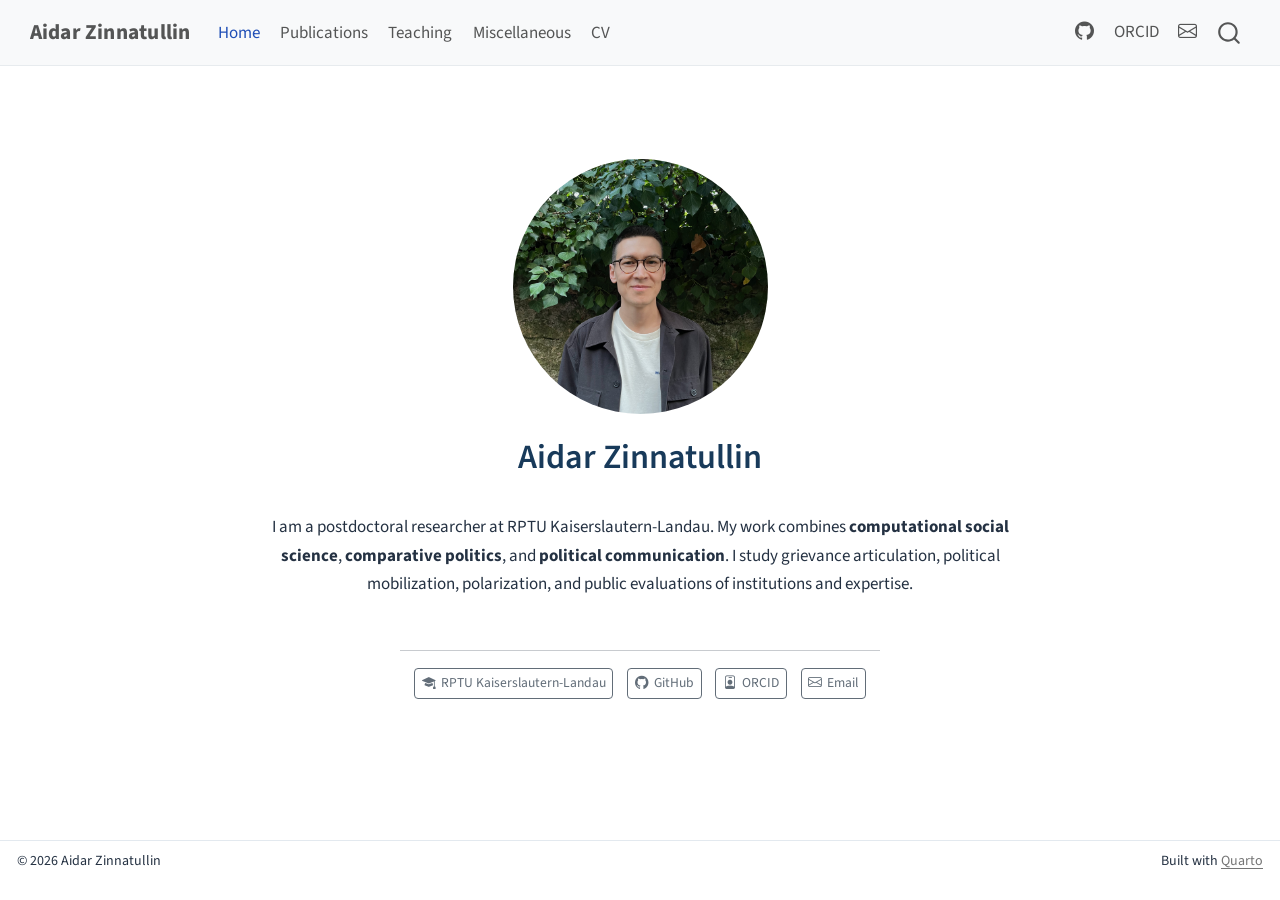
<file: docs/index.html>
<!DOCTYPE html>
<html xmlns="http://www.w3.org/1999/xhtml" lang="en" xml:lang="en"><head>

<meta charset="utf-8">
<meta name="generator" content="quarto-1.6.39">

<meta name="viewport" content="width=device-width, initial-scale=1.0, user-scalable=yes">


<title>Aidar Zinnatullin</title>
<style>
code{white-space: pre-wrap;}
span.smallcaps{font-variant: small-caps;}
div.columns{display: flex; gap: min(4vw, 1.5em);}
div.column{flex: auto; overflow-x: auto;}
div.hanging-indent{margin-left: 1.5em; text-indent: -1.5em;}
ul.task-list{list-style: none;}
ul.task-list li input[type="checkbox"] {
  width: 0.8em;
  margin: 0 0.8em 0.2em -1em; /* quarto-specific, see https://github.com/quarto-dev/quarto-cli/issues/4556 */ 
  vertical-align: middle;
}
</style>


<script src="site_libs/quarto-nav/quarto-nav.js"></script>
<script src="site_libs/clipboard/clipboard.min.js"></script>
<script src="site_libs/quarto-search/autocomplete.umd.js"></script>
<script src="site_libs/quarto-search/fuse.min.js"></script>
<script src="site_libs/quarto-search/quarto-search.js"></script>
<meta name="quarto:offset" content="./">
<link href="./profile-placeholder.svg" rel="icon" type="image/svg+xml">
<script src="site_libs/quarto-html/quarto.js"></script>
<script src="site_libs/quarto-html/popper.min.js"></script>
<script src="site_libs/quarto-html/tippy.umd.min.js"></script>
<link href="site_libs/quarto-html/tippy.css" rel="stylesheet">
<link href="site_libs/quarto-html/quarto-syntax-highlighting-e26003cea8cd680ca0c55a263523d882.css" rel="stylesheet" id="quarto-text-highlighting-styles">
<script src="site_libs/bootstrap/bootstrap.min.js"></script>
<link href="site_libs/bootstrap/bootstrap-icons.css" rel="stylesheet">
<link href="site_libs/bootstrap/bootstrap-09537c9ecba8558085948e1b802a414a.min.css" rel="stylesheet" append-hash="true" id="quarto-bootstrap" data-mode="light">
<script id="quarto-search-options" type="application/json">{
  "location": "navbar",
  "copy-button": false,
  "collapse-after": 3,
  "panel-placement": "end",
  "type": "overlay",
  "limit": 50,
  "keyboard-shortcut": [
    "f",
    "/",
    "s"
  ],
  "show-item-context": false,
  "language": {
    "search-no-results-text": "No results",
    "search-matching-documents-text": "matching documents",
    "search-copy-link-title": "Copy link to search",
    "search-hide-matches-text": "Hide additional matches",
    "search-more-match-text": "more match in this document",
    "search-more-matches-text": "more matches in this document",
    "search-clear-button-title": "Clear",
    "search-text-placeholder": "",
    "search-detached-cancel-button-title": "Cancel",
    "search-submit-button-title": "Submit",
    "search-label": "Search"
  }
}</script>
<style>html{ scroll-behavior: smooth; }</style>


<link rel="stylesheet" href="styles.css">
</head>

<body class="nav-fixed fullcontent">

<div id="quarto-search-results"></div>
  <header id="quarto-header" class="headroom fixed-top">
    <nav class="navbar navbar-expand-lg " data-bs-theme="dark">
      <div class="navbar-container container-fluid">
      <div class="navbar-brand-container mx-auto">
    <a class="navbar-brand" href="./index.html">
    <span class="navbar-title">Aidar Zinnatullin</span>
    </a>
  </div>
            <div id="quarto-search" class="" title="Search"></div>
          <button class="navbar-toggler" type="button" data-bs-toggle="collapse" data-bs-target="#navbarCollapse" aria-controls="navbarCollapse" role="menu" aria-expanded="false" aria-label="Toggle navigation" onclick="if (window.quartoToggleHeadroom) { window.quartoToggleHeadroom(); }">
  <span class="navbar-toggler-icon"></span>
</button>
          <div class="collapse navbar-collapse" id="navbarCollapse">
            <ul class="navbar-nav navbar-nav-scroll me-auto">
  <li class="nav-item">
    <a class="nav-link active" href="./index.html" aria-current="page"> 
<span class="menu-text">Home</span></a>
  </li>  
  <li class="nav-item">
    <a class="nav-link" href="./publications.html"> 
<span class="menu-text">Publications</span></a>
  </li>  
  <li class="nav-item">
    <a class="nav-link" href="./teaching.html"> 
<span class="menu-text">Teaching</span></a>
  </li>  
  <li class="nav-item">
    <a class="nav-link" href="./miscellaneous.html"> 
<span class="menu-text">Miscellaneous</span></a>
  </li>  
  <li class="nav-item">
    <a class="nav-link" href="./CV.pdf"> 
<span class="menu-text">CV</span></a>
  </li>  
</ul>
            <ul class="navbar-nav navbar-nav-scroll ms-auto">
  <li class="nav-item compact">
    <a class="nav-link" href="https://github.com/aidar-zinnatullin"> <i class="bi bi-github" role="img" aria-label="GitHub">
</i> 
<span class="menu-text"></span></a>
  </li>  
  <li class="nav-item">
    <a class="nav-link" href="https://orcid.org/0000-0001-9465-044X"> 
<span class="menu-text">ORCID</span></a>
  </li>  
  <li class="nav-item compact">
    <a class="nav-link" href="mailto:aidar.zinnatullin@rptu.de"> <i class="bi bi-envelope" role="img" aria-label="Email">
</i> 
<span class="menu-text"></span></a>
  </li>  
</ul>
          </div> <!-- /navcollapse -->
            <div class="quarto-navbar-tools">
</div>
      </div> <!-- /container-fluid -->
    </nav>
</header>
<!-- content -->
<div id="quarto-content" class="quarto-container page-columns page-rows-contents page-layout-article page-navbar">
<!-- sidebar -->
<!-- margin-sidebar -->
    
<!-- main -->
<div class="quarto-about-jolla">
  <img src="IMG_8162-2.jpg" class="about-image
  round " style="height: 15em; width: 15em;">
 <header id="title-block-header" class="quarto-title-block default">
<div class="quarto-title">
<h1 class="title">Aidar Zinnatullin</h1>
</div>
<div class="quarto-title-meta">
  </div>
</header><main class="content" id="quarto-document-content">
<p>I am a postdoctoral researcher at RPTU Kaiserslautern-Landau. My work combines <strong>computational social science</strong>, <strong>comparative politics</strong>, and <strong>political communication</strong>. I study grievance articulation, political mobilization, polarization, and public evaluations of institutions and expertise.</p>


<a onclick="window.scrollTo(0, 0); return false;" role="button" id="quarto-back-to-top"><i class="bi bi-arrow-up"></i> Back to top</a></main> 
  <hr class="about-sep">
   <div class="about-links">
  <a href="https://psy.rptu.de/en/wus/ikm/communication-psychology/team/dr-aidar-zinnatullin" class="about-link" rel="" target="">
    <i class="bi bi-mortarboard-fill"></i>
     <span class="about-link-text">RPTU Kaiserslautern-Landau</span>
  </a>
  <a href="https://github.com/aidar-zinnatullin" class="about-link" rel="" target="">
    <i class="bi bi-github"></i>
     <span class="about-link-text">GitHub</span>
  </a>
  <a href="https://orcid.org/0000-0001-9465-044X" class="about-link" rel="" target="">
    <i class="bi bi-person-badge"></i>
     <span class="about-link-text">ORCID</span>
  </a>
  <a href="mailto:aidar.zinnatullin@rptu.de" class="about-link" rel="" target="">
    <i class="bi bi-envelope"></i>
     <span class="about-link-text">Email</span>
  </a>
</div>
</div>
 <!-- /main -->
<script id="quarto-html-after-body" type="application/javascript">
window.document.addEventListener("DOMContentLoaded", function (event) {
  const toggleBodyColorMode = (bsSheetEl) => {
    const mode = bsSheetEl.getAttribute("data-mode");
    const bodyEl = window.document.querySelector("body");
    if (mode === "dark") {
      bodyEl.classList.add("quarto-dark");
      bodyEl.classList.remove("quarto-light");
    } else {
      bodyEl.classList.add("quarto-light");
      bodyEl.classList.remove("quarto-dark");
    }
  }
  const toggleBodyColorPrimary = () => {
    const bsSheetEl = window.document.querySelector("link#quarto-bootstrap");
    if (bsSheetEl) {
      toggleBodyColorMode(bsSheetEl);
    }
  }
  toggleBodyColorPrimary();  
  const isCodeAnnotation = (el) => {
    for (const clz of el.classList) {
      if (clz.startsWith('code-annotation-')) {                     
        return true;
      }
    }
    return false;
  }
  const onCopySuccess = function(e) {
    // button target
    const button = e.trigger;
    // don't keep focus
    button.blur();
    // flash "checked"
    button.classList.add('code-copy-button-checked');
    var currentTitle = button.getAttribute("title");
    button.setAttribute("title", "Copied!");
    let tooltip;
    if (window.bootstrap) {
      button.setAttribute("data-bs-toggle", "tooltip");
      button.setAttribute("data-bs-placement", "left");
      button.setAttribute("data-bs-title", "Copied!");
      tooltip = new bootstrap.Tooltip(button, 
        { trigger: "manual", 
          customClass: "code-copy-button-tooltip",
          offset: [0, -8]});
      tooltip.show();    
    }
    setTimeout(function() {
      if (tooltip) {
        tooltip.hide();
        button.removeAttribute("data-bs-title");
        button.removeAttribute("data-bs-toggle");
        button.removeAttribute("data-bs-placement");
      }
      button.setAttribute("title", currentTitle);
      button.classList.remove('code-copy-button-checked');
    }, 1000);
    // clear code selection
    e.clearSelection();
  }
  const getTextToCopy = function(trigger) {
      const codeEl = trigger.previousElementSibling.cloneNode(true);
      for (const childEl of codeEl.children) {
        if (isCodeAnnotation(childEl)) {
          childEl.remove();
        }
      }
      return codeEl.innerText;
  }
  const clipboard = new window.ClipboardJS('.code-copy-button:not([data-in-quarto-modal])', {
    text: getTextToCopy
  });
  clipboard.on('success', onCopySuccess);
  if (window.document.getElementById('quarto-embedded-source-code-modal')) {
    const clipboardModal = new window.ClipboardJS('.code-copy-button[data-in-quarto-modal]', {
      text: getTextToCopy,
      container: window.document.getElementById('quarto-embedded-source-code-modal')
    });
    clipboardModal.on('success', onCopySuccess);
  }
    var localhostRegex = new RegExp(/^(?:http|https):\/\/localhost\:?[0-9]*\//);
    var mailtoRegex = new RegExp(/^mailto:/);
      var filterRegex = new RegExp("https:\/\/aidar-zinnatullin\.github\.io\/");
    var isInternal = (href) => {
        return filterRegex.test(href) || localhostRegex.test(href) || mailtoRegex.test(href);
    }
    // Inspect non-navigation links and adorn them if external
 	var links = window.document.querySelectorAll('a[href]:not(.nav-link):not(.navbar-brand):not(.toc-action):not(.sidebar-link):not(.sidebar-item-toggle):not(.pagination-link):not(.no-external):not([aria-hidden]):not(.dropdown-item):not(.quarto-navigation-tool):not(.about-link)');
    for (var i=0; i<links.length; i++) {
      const link = links[i];
      if (!isInternal(link.href)) {
        // undo the damage that might have been done by quarto-nav.js in the case of
        // links that we want to consider external
        if (link.dataset.originalHref !== undefined) {
          link.href = link.dataset.originalHref;
        }
          // target, if specified
          link.setAttribute("target", "_blank");
          if (link.getAttribute("rel") === null) {
            link.setAttribute("rel", "noopener");
          }
      }
    }
  function tippyHover(el, contentFn, onTriggerFn, onUntriggerFn) {
    const config = {
      allowHTML: true,
      maxWidth: 500,
      delay: 100,
      arrow: false,
      appendTo: function(el) {
          return el.parentElement;
      },
      interactive: true,
      interactiveBorder: 10,
      theme: 'quarto',
      placement: 'bottom-start',
    };
    if (contentFn) {
      config.content = contentFn;
    }
    if (onTriggerFn) {
      config.onTrigger = onTriggerFn;
    }
    if (onUntriggerFn) {
      config.onUntrigger = onUntriggerFn;
    }
    window.tippy(el, config); 
  }
  const noterefs = window.document.querySelectorAll('a[role="doc-noteref"]');
  for (var i=0; i<noterefs.length; i++) {
    const ref = noterefs[i];
    tippyHover(ref, function() {
      // use id or data attribute instead here
      let href = ref.getAttribute('data-footnote-href') || ref.getAttribute('href');
      try { href = new URL(href).hash; } catch {}
      const id = href.replace(/^#\/?/, "");
      const note = window.document.getElementById(id);
      if (note) {
        return note.innerHTML;
      } else {
        return "";
      }
    });
  }
  const xrefs = window.document.querySelectorAll('a.quarto-xref');
  const processXRef = (id, note) => {
    // Strip column container classes
    const stripColumnClz = (el) => {
      el.classList.remove("page-full", "page-columns");
      if (el.children) {
        for (const child of el.children) {
          stripColumnClz(child);
        }
      }
    }
    stripColumnClz(note)
    if (id === null || id.startsWith('sec-')) {
      // Special case sections, only their first couple elements
      const container = document.createElement("div");
      if (note.children && note.children.length > 2) {
        container.appendChild(note.children[0].cloneNode(true));
        for (let i = 1; i < note.children.length; i++) {
          const child = note.children[i];
          if (child.tagName === "P" && child.innerText === "") {
            continue;
          } else {
            container.appendChild(child.cloneNode(true));
            break;
          }
        }
        if (window.Quarto?.typesetMath) {
          window.Quarto.typesetMath(container);
        }
        return container.innerHTML
      } else {
        if (window.Quarto?.typesetMath) {
          window.Quarto.typesetMath(note);
        }
        return note.innerHTML;
      }
    } else {
      // Remove any anchor links if they are present
      const anchorLink = note.querySelector('a.anchorjs-link');
      if (anchorLink) {
        anchorLink.remove();
      }
      if (window.Quarto?.typesetMath) {
        window.Quarto.typesetMath(note);
      }
      if (note.classList.contains("callout")) {
        return note.outerHTML;
      } else {
        return note.innerHTML;
      }
    }
  }
  for (var i=0; i<xrefs.length; i++) {
    const xref = xrefs[i];
    tippyHover(xref, undefined, function(instance) {
      instance.disable();
      let url = xref.getAttribute('href');
      let hash = undefined; 
      if (url.startsWith('#')) {
        hash = url;
      } else {
        try { hash = new URL(url).hash; } catch {}
      }
      if (hash) {
        const id = hash.replace(/^#\/?/, "");
        const note = window.document.getElementById(id);
        if (note !== null) {
          try {
            const html = processXRef(id, note.cloneNode(true));
            instance.setContent(html);
          } finally {
            instance.enable();
            instance.show();
          }
        } else {
          // See if we can fetch this
          fetch(url.split('#')[0])
          .then(res => res.text())
          .then(html => {
            const parser = new DOMParser();
            const htmlDoc = parser.parseFromString(html, "text/html");
            const note = htmlDoc.getElementById(id);
            if (note !== null) {
              const html = processXRef(id, note);
              instance.setContent(html);
            } 
          }).finally(() => {
            instance.enable();
            instance.show();
          });
        }
      } else {
        // See if we can fetch a full url (with no hash to target)
        // This is a special case and we should probably do some content thinning / targeting
        fetch(url)
        .then(res => res.text())
        .then(html => {
          const parser = new DOMParser();
          const htmlDoc = parser.parseFromString(html, "text/html");
          const note = htmlDoc.querySelector('main.content');
          if (note !== null) {
            // This should only happen for chapter cross references
            // (since there is no id in the URL)
            // remove the first header
            if (note.children.length > 0 && note.children[0].tagName === "HEADER") {
              note.children[0].remove();
            }
            const html = processXRef(null, note);
            instance.setContent(html);
          } 
        }).finally(() => {
          instance.enable();
          instance.show();
        });
      }
    }, function(instance) {
    });
  }
      let selectedAnnoteEl;
      const selectorForAnnotation = ( cell, annotation) => {
        let cellAttr = 'data-code-cell="' + cell + '"';
        let lineAttr = 'data-code-annotation="' +  annotation + '"';
        const selector = 'span[' + cellAttr + '][' + lineAttr + ']';
        return selector;
      }
      const selectCodeLines = (annoteEl) => {
        const doc = window.document;
        const targetCell = annoteEl.getAttribute("data-target-cell");
        const targetAnnotation = annoteEl.getAttribute("data-target-annotation");
        const annoteSpan = window.document.querySelector(selectorForAnnotation(targetCell, targetAnnotation));
        const lines = annoteSpan.getAttribute("data-code-lines").split(",");
        const lineIds = lines.map((line) => {
          return targetCell + "-" + line;
        })
        let top = null;
        let height = null;
        let parent = null;
        if (lineIds.length > 0) {
            //compute the position of the single el (top and bottom and make a div)
            const el = window.document.getElementById(lineIds[0]);
            top = el.offsetTop;
            height = el.offsetHeight;
            parent = el.parentElement.parentElement;
          if (lineIds.length > 1) {
            const lastEl = window.document.getElementById(lineIds[lineIds.length - 1]);
            const bottom = lastEl.offsetTop + lastEl.offsetHeight;
            height = bottom - top;
          }
          if (top !== null && height !== null && parent !== null) {
            // cook up a div (if necessary) and position it 
            let div = window.document.getElementById("code-annotation-line-highlight");
            if (div === null) {
              div = window.document.createElement("div");
              div.setAttribute("id", "code-annotation-line-highlight");
              div.style.position = 'absolute';
              parent.appendChild(div);
            }
            div.style.top = top - 2 + "px";
            div.style.height = height + 4 + "px";
            div.style.left = 0;
            let gutterDiv = window.document.getElementById("code-annotation-line-highlight-gutter");
            if (gutterDiv === null) {
              gutterDiv = window.document.createElement("div");
              gutterDiv.setAttribute("id", "code-annotation-line-highlight-gutter");
              gutterDiv.style.position = 'absolute';
              const codeCell = window.document.getElementById(targetCell);
              const gutter = codeCell.querySelector('.code-annotation-gutter');
              gutter.appendChild(gutterDiv);
            }
            gutterDiv.style.top = top - 2 + "px";
            gutterDiv.style.height = height + 4 + "px";
          }
          selectedAnnoteEl = annoteEl;
        }
      };
      const unselectCodeLines = () => {
        const elementsIds = ["code-annotation-line-highlight", "code-annotation-line-highlight-gutter"];
        elementsIds.forEach((elId) => {
          const div = window.document.getElementById(elId);
          if (div) {
            div.remove();
          }
        });
        selectedAnnoteEl = undefined;
      };
        // Handle positioning of the toggle
    window.addEventListener(
      "resize",
      throttle(() => {
        elRect = undefined;
        if (selectedAnnoteEl) {
          selectCodeLines(selectedAnnoteEl);
        }
      }, 10)
    );
    function throttle(fn, ms) {
    let throttle = false;
    let timer;
      return (...args) => {
        if(!throttle) { // first call gets through
            fn.apply(this, args);
            throttle = true;
        } else { // all the others get throttled
            if(timer) clearTimeout(timer); // cancel #2
            timer = setTimeout(() => {
              fn.apply(this, args);
              timer = throttle = false;
            }, ms);
        }
      };
    }
      // Attach click handler to the DT
      const annoteDls = window.document.querySelectorAll('dt[data-target-cell]');
      for (const annoteDlNode of annoteDls) {
        annoteDlNode.addEventListener('click', (event) => {
          const clickedEl = event.target;
          if (clickedEl !== selectedAnnoteEl) {
            unselectCodeLines();
            const activeEl = window.document.querySelector('dt[data-target-cell].code-annotation-active');
            if (activeEl) {
              activeEl.classList.remove('code-annotation-active');
            }
            selectCodeLines(clickedEl);
            clickedEl.classList.add('code-annotation-active');
          } else {
            // Unselect the line
            unselectCodeLines();
            clickedEl.classList.remove('code-annotation-active');
          }
        });
      }
  const findCites = (el) => {
    const parentEl = el.parentElement;
    if (parentEl) {
      const cites = parentEl.dataset.cites;
      if (cites) {
        return {
          el,
          cites: cites.split(' ')
        };
      } else {
        return findCites(el.parentElement)
      }
    } else {
      return undefined;
    }
  };
  var bibliorefs = window.document.querySelectorAll('a[role="doc-biblioref"]');
  for (var i=0; i<bibliorefs.length; i++) {
    const ref = bibliorefs[i];
    const citeInfo = findCites(ref);
    if (citeInfo) {
      tippyHover(citeInfo.el, function() {
        var popup = window.document.createElement('div');
        citeInfo.cites.forEach(function(cite) {
          var citeDiv = window.document.createElement('div');
          citeDiv.classList.add('hanging-indent');
          citeDiv.classList.add('csl-entry');
          var biblioDiv = window.document.getElementById('ref-' + cite);
          if (biblioDiv) {
            citeDiv.innerHTML = biblioDiv.innerHTML;
          }
          popup.appendChild(citeDiv);
        });
        return popup.innerHTML;
      });
    }
  }
});
</script>
</div> <!-- /content -->
<footer class="footer">
  <div class="nav-footer">
    <div class="nav-footer-left">
<p>© 2026 Aidar Zinnatullin</p>
</div>   
    <div class="nav-footer-center">
      &nbsp;
    </div>
    <div class="nav-footer-right">
<p>Built with <a href="https://quarto.org/">Quarto</a></p>
</div>
  </div>
</footer>




<script src="site_libs/quarto-html/zenscroll-min.js"></script>
</body></html>
</file>
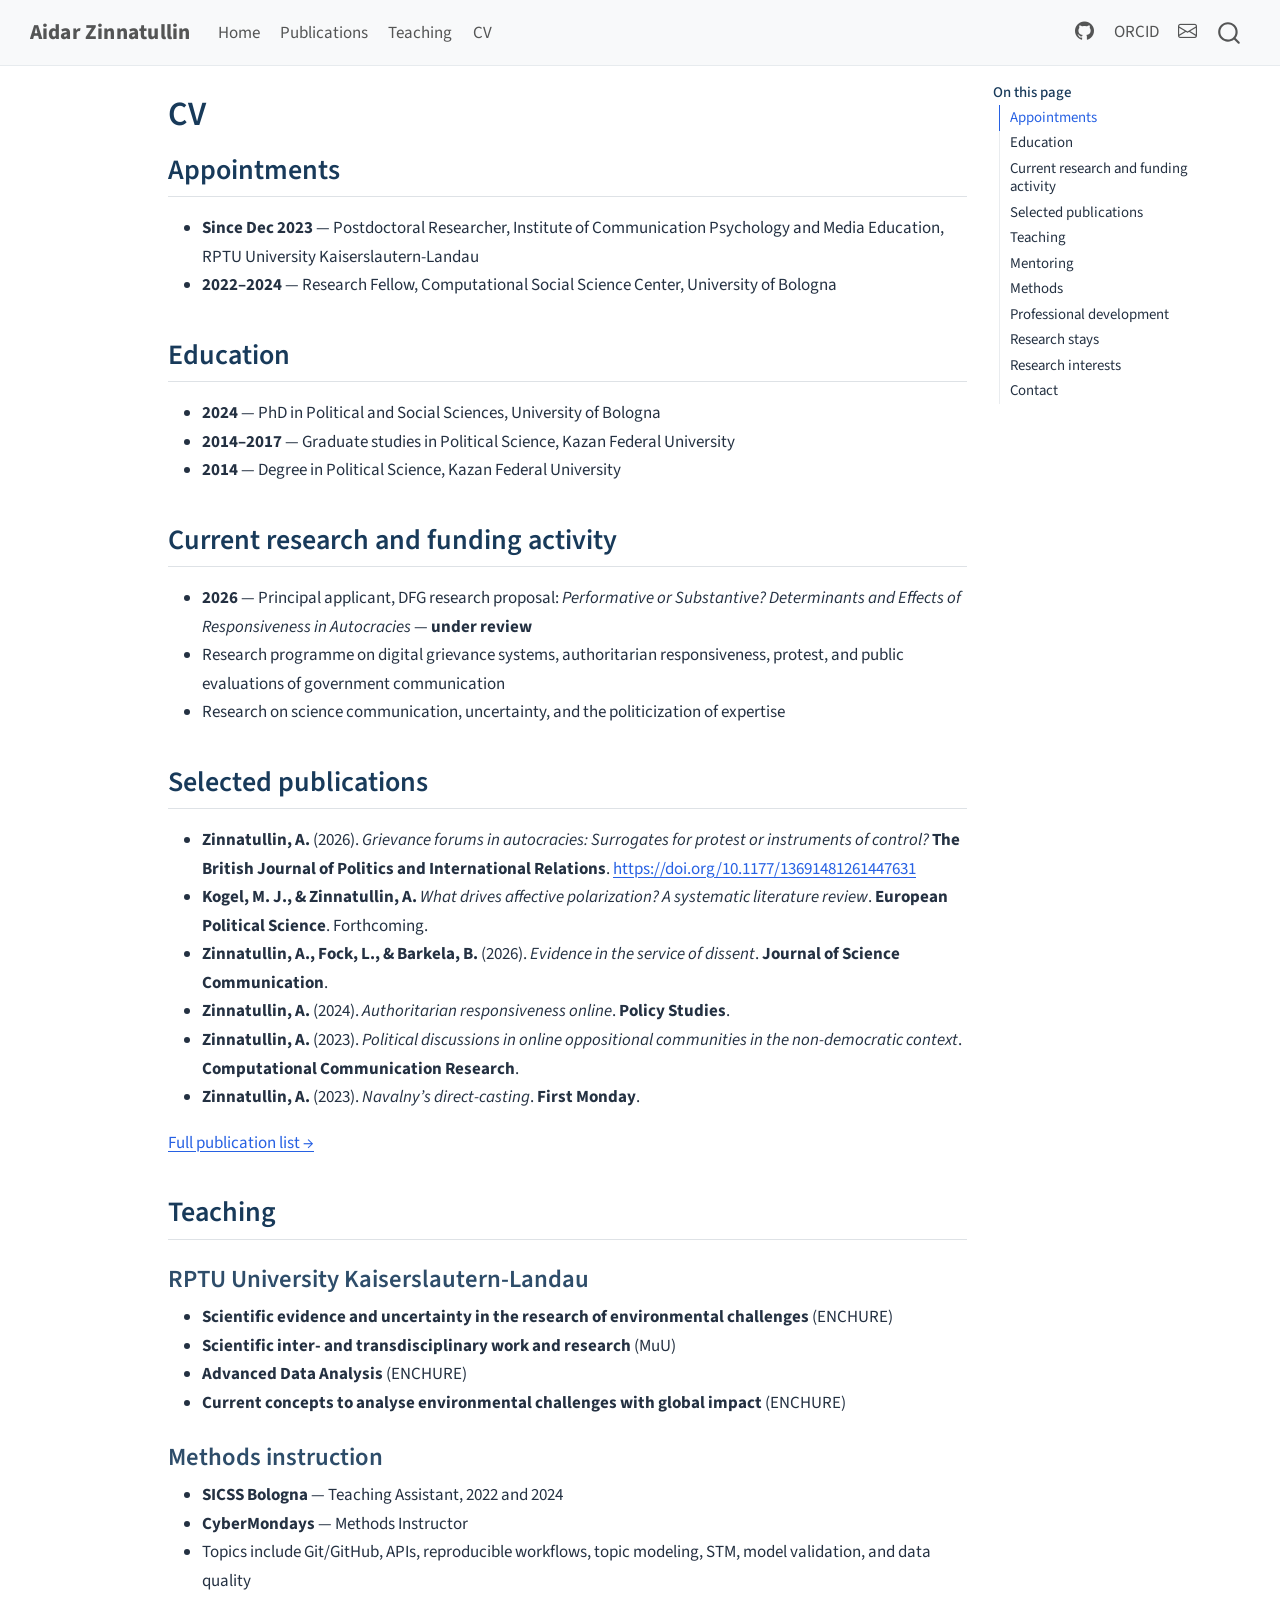
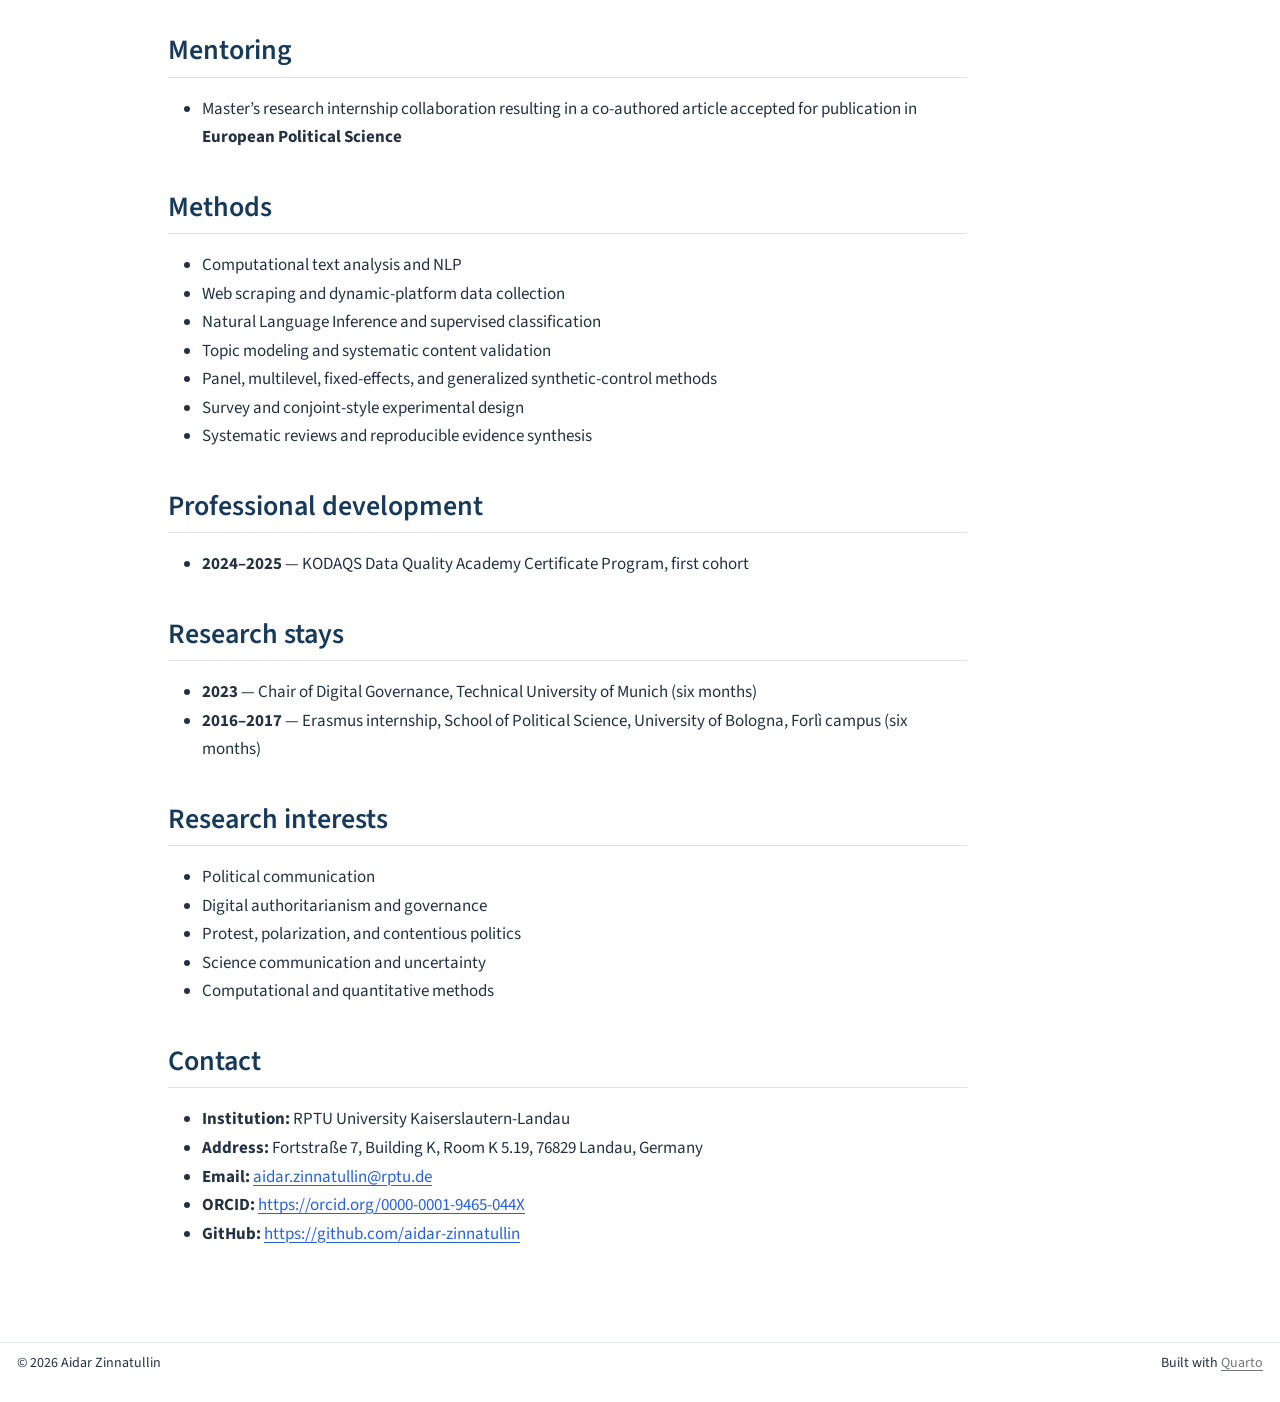
<file: docs/cv.html>
<!DOCTYPE html>
<html xmlns="http://www.w3.org/1999/xhtml" lang="en" xml:lang="en"><head>

<meta charset="utf-8">
<meta name="generator" content="quarto-1.6.39">

<meta name="viewport" content="width=device-width, initial-scale=1.0, user-scalable=yes">


<title>CV – Aidar Zinnatullin</title>
<style>
code{white-space: pre-wrap;}
span.smallcaps{font-variant: small-caps;}
div.columns{display: flex; gap: min(4vw, 1.5em);}
div.column{flex: auto; overflow-x: auto;}
div.hanging-indent{margin-left: 1.5em; text-indent: -1.5em;}
ul.task-list{list-style: none;}
ul.task-list li input[type="checkbox"] {
  width: 0.8em;
  margin: 0 0.8em 0.2em -1em; /* quarto-specific, see https://github.com/quarto-dev/quarto-cli/issues/4556 */ 
  vertical-align: middle;
}
</style>


<script src="site_libs/quarto-nav/quarto-nav.js"></script>
<script src="site_libs/clipboard/clipboard.min.js"></script>
<script src="site_libs/quarto-search/autocomplete.umd.js"></script>
<script src="site_libs/quarto-search/fuse.min.js"></script>
<script src="site_libs/quarto-search/quarto-search.js"></script>
<meta name="quarto:offset" content="./">
<link href="./profile-placeholder.svg" rel="icon" type="image/svg+xml">
<script src="site_libs/quarto-html/quarto.js"></script>
<script src="site_libs/quarto-html/popper.min.js"></script>
<script src="site_libs/quarto-html/tippy.umd.min.js"></script>
<script src="site_libs/quarto-html/anchor.min.js"></script>
<link href="site_libs/quarto-html/tippy.css" rel="stylesheet">
<link href="site_libs/quarto-html/quarto-syntax-highlighting-e26003cea8cd680ca0c55a263523d882.css" rel="stylesheet" id="quarto-text-highlighting-styles">
<script src="site_libs/bootstrap/bootstrap.min.js"></script>
<link href="site_libs/bootstrap/bootstrap-icons.css" rel="stylesheet">
<link href="site_libs/bootstrap/bootstrap-09537c9ecba8558085948e1b802a414a.min.css" rel="stylesheet" append-hash="true" id="quarto-bootstrap" data-mode="light">
<script id="quarto-search-options" type="application/json">{
  "location": "navbar",
  "copy-button": false,
  "collapse-after": 3,
  "panel-placement": "end",
  "type": "overlay",
  "limit": 50,
  "keyboard-shortcut": [
    "f",
    "/",
    "s"
  ],
  "show-item-context": false,
  "language": {
    "search-no-results-text": "No results",
    "search-matching-documents-text": "matching documents",
    "search-copy-link-title": "Copy link to search",
    "search-hide-matches-text": "Hide additional matches",
    "search-more-match-text": "more match in this document",
    "search-more-matches-text": "more matches in this document",
    "search-clear-button-title": "Clear",
    "search-text-placeholder": "",
    "search-detached-cancel-button-title": "Cancel",
    "search-submit-button-title": "Submit",
    "search-label": "Search"
  }
}</script>
<style>html{ scroll-behavior: smooth; }</style>


<link rel="stylesheet" href="styles.css">
</head>

<body class="nav-fixed">

<div id="quarto-search-results"></div>
  <header id="quarto-header" class="headroom fixed-top">
    <nav class="navbar navbar-expand-lg " data-bs-theme="dark">
      <div class="navbar-container container-fluid">
      <div class="navbar-brand-container mx-auto">
    <a class="navbar-brand" href="./index.html">
    <span class="navbar-title">Aidar Zinnatullin</span>
    </a>
  </div>
            <div id="quarto-search" class="" title="Search"></div>
          <button class="navbar-toggler" type="button" data-bs-toggle="collapse" data-bs-target="#navbarCollapse" aria-controls="navbarCollapse" role="menu" aria-expanded="false" aria-label="Toggle navigation" onclick="if (window.quartoToggleHeadroom) { window.quartoToggleHeadroom(); }">
  <span class="navbar-toggler-icon"></span>
</button>
          <div class="collapse navbar-collapse" id="navbarCollapse">
            <ul class="navbar-nav navbar-nav-scroll me-auto">
  <li class="nav-item">
    <a class="nav-link" href="./index.html"> 
<span class="menu-text">Home</span></a>
  </li>  
  <li class="nav-item">
    <a class="nav-link" href="./publications.html"> 
<span class="menu-text">Publications</span></a>
  </li>  
  <li class="nav-item">
    <a class="nav-link" href="./teaching.html"> 
<span class="menu-text">Teaching</span></a>
  </li>  
  <li class="nav-item">
    <a class="nav-link" href="./CV.pdf"> 
<span class="menu-text">CV</span></a>
  </li>  
</ul>
            <ul class="navbar-nav navbar-nav-scroll ms-auto">
  <li class="nav-item compact">
    <a class="nav-link" href="https://github.com/aidar-zinnatullin"> <i class="bi bi-github" role="img" aria-label="GitHub">
</i> 
<span class="menu-text"></span></a>
  </li>  
  <li class="nav-item">
    <a class="nav-link" href="https://orcid.org/0000-0001-9465-044X"> 
<span class="menu-text">ORCID</span></a>
  </li>  
  <li class="nav-item compact">
    <a class="nav-link" href="mailto:aidar.zinnatullin@rptu.de"> <i class="bi bi-envelope" role="img" aria-label="Email">
</i> 
<span class="menu-text"></span></a>
  </li>  
</ul>
          </div> <!-- /navcollapse -->
            <div class="quarto-navbar-tools">
</div>
      </div> <!-- /container-fluid -->
    </nav>
</header>
<!-- content -->
<div id="quarto-content" class="quarto-container page-columns page-rows-contents page-layout-article page-navbar">
<!-- sidebar -->
<!-- margin-sidebar -->
    <div id="quarto-margin-sidebar" class="sidebar margin-sidebar">
        <nav id="TOC" role="doc-toc" class="toc-active">
    <h2 id="toc-title">On this page</h2>
   
  <ul>
  <li><a href="#appointments" id="toc-appointments" class="nav-link active" data-scroll-target="#appointments">Appointments</a></li>
  <li><a href="#education" id="toc-education" class="nav-link" data-scroll-target="#education">Education</a></li>
  <li><a href="#current-research-and-funding-activity" id="toc-current-research-and-funding-activity" class="nav-link" data-scroll-target="#current-research-and-funding-activity">Current research and funding activity</a></li>
  <li><a href="#selected-publications" id="toc-selected-publications" class="nav-link" data-scroll-target="#selected-publications">Selected publications</a></li>
  <li><a href="#teaching" id="toc-teaching" class="nav-link" data-scroll-target="#teaching">Teaching</a>
  <ul class="collapse">
  <li><a href="#rptu-university-kaiserslautern-landau" id="toc-rptu-university-kaiserslautern-landau" class="nav-link" data-scroll-target="#rptu-university-kaiserslautern-landau">RPTU University Kaiserslautern-Landau</a></li>
  <li><a href="#methods-instruction" id="toc-methods-instruction" class="nav-link" data-scroll-target="#methods-instruction">Methods instruction</a></li>
  </ul></li>
  <li><a href="#mentoring" id="toc-mentoring" class="nav-link" data-scroll-target="#mentoring">Mentoring</a></li>
  <li><a href="#methods" id="toc-methods" class="nav-link" data-scroll-target="#methods">Methods</a></li>
  <li><a href="#professional-development" id="toc-professional-development" class="nav-link" data-scroll-target="#professional-development">Professional development</a></li>
  <li><a href="#research-stays" id="toc-research-stays" class="nav-link" data-scroll-target="#research-stays">Research stays</a></li>
  <li><a href="#research-interests" id="toc-research-interests" class="nav-link" data-scroll-target="#research-interests">Research interests</a></li>
  <li><a href="#contact" id="toc-contact" class="nav-link" data-scroll-target="#contact">Contact</a></li>
  </ul>
</nav>
    </div>
<!-- main -->
<main class="content" id="quarto-document-content">

<header id="title-block-header" class="quarto-title-block default">
<div class="quarto-title">
<h1 class="title">CV</h1>
</div>



<div class="quarto-title-meta">

    
  
    
  </div>
  


</header>


<section id="appointments" class="level2">
<h2 class="anchored" data-anchor-id="appointments">Appointments</h2>
<ul>
<li><strong>Since Dec 2023</strong> — Postdoctoral Researcher, Institute of Communication Psychology and Media Education, RPTU University Kaiserslautern-Landau</li>
<li><strong>2022–2024</strong> — Research Fellow, Computational Social Science Center, University of Bologna</li>
</ul>
</section>
<section id="education" class="level2">
<h2 class="anchored" data-anchor-id="education">Education</h2>
<ul>
<li><strong>2024</strong> — PhD in Political and Social Sciences, University of Bologna</li>
<li><strong>2014–2017</strong> — Graduate studies in Political Science, Kazan Federal University</li>
<li><strong>2014</strong> — Degree in Political Science, Kazan Federal University</li>
</ul>
</section>
<section id="current-research-and-funding-activity" class="level2">
<h2 class="anchored" data-anchor-id="current-research-and-funding-activity">Current research and funding activity</h2>
<ul>
<li><strong>2026</strong> — Principal applicant, DFG research proposal: <em>Performative or Substantive? Determinants and Effects of Responsiveness in Autocracies</em> — <strong>under review</strong></li>
<li>Research programme on digital grievance systems, authoritarian responsiveness, protest, and public evaluations of government communication</li>
<li>Research on science communication, uncertainty, and the politicization of expertise</li>
</ul>
</section>
<section id="selected-publications" class="level2">
<h2 class="anchored" data-anchor-id="selected-publications">Selected publications</h2>
<ul>
<li><strong>Zinnatullin, A.</strong> (2026). <em>Grievance forums in autocracies: Surrogates for protest or instruments of control?</em> <strong>The British Journal of Politics and International Relations</strong>. <a href="https://doi.org/10.1177/13691481261447631" class="uri">https://doi.org/10.1177/13691481261447631</a></li>
<li><strong>Kogel, M. J., &amp; Zinnatullin, A.</strong> <em>What drives affective polarization? A systematic literature review</em>. <strong>European Political Science</strong>. Forthcoming.</li>
<li><strong>Zinnatullin, A., Fock, L., &amp; Barkela, B.</strong> (2026). <em>Evidence in the service of dissent</em>. <strong>Journal of Science Communication</strong>.</li>
<li><strong>Zinnatullin, A.</strong> (2024). <em>Authoritarian responsiveness online</em>. <strong>Policy Studies</strong>.</li>
<li><strong>Zinnatullin, A.</strong> (2023). <em>Political discussions in online oppositional communities in the non-democratic context</em>. <strong>Computational Communication Research</strong>.</li>
<li><strong>Zinnatullin, A.</strong> (2023). <em>Navalny’s direct-casting</em>. <strong>First Monday</strong>.</li>
</ul>
<p><a href="./publications.html">Full publication list →</a></p>
</section>
<section id="teaching" class="level2">
<h2 class="anchored" data-anchor-id="teaching">Teaching</h2>
<section id="rptu-university-kaiserslautern-landau" class="level3">
<h3 class="anchored" data-anchor-id="rptu-university-kaiserslautern-landau">RPTU University Kaiserslautern-Landau</h3>
<ul>
<li><strong>Scientific evidence and uncertainty in the research of environmental challenges</strong> (ENCHURE)</li>
<li><strong>Scientific inter- and transdisciplinary work and research</strong> (MuU)</li>
<li><strong>Advanced Data Analysis</strong> (ENCHURE)</li>
<li><strong>Current concepts to analyse environmental challenges with global impact</strong> (ENCHURE)</li>
</ul>
</section>
<section id="methods-instruction" class="level3">
<h3 class="anchored" data-anchor-id="methods-instruction">Methods instruction</h3>
<ul>
<li><strong>SICSS Bologna</strong> — Teaching Assistant, 2022 and 2024</li>
<li><strong>CyberMondays</strong> — Methods Instructor</li>
<li>Topics include Git/GitHub, APIs, reproducible workflows, topic modeling, STM, model validation, and data quality</li>
</ul>
</section>
</section>
<section id="mentoring" class="level2">
<h2 class="anchored" data-anchor-id="mentoring">Mentoring</h2>
<ul>
<li>Master’s research internship collaboration resulting in a co-authored article accepted for publication in <strong>European Political Science</strong></li>
</ul>
</section>
<section id="methods" class="level2">
<h2 class="anchored" data-anchor-id="methods">Methods</h2>
<ul>
<li>Computational text analysis and NLP</li>
<li>Web scraping and dynamic-platform data collection</li>
<li>Natural Language Inference and supervised classification</li>
<li>Topic modeling and systematic content validation</li>
<li>Panel, multilevel, fixed-effects, and generalized synthetic-control methods</li>
<li>Survey and conjoint-style experimental design</li>
<li>Systematic reviews and reproducible evidence synthesis</li>
</ul>
</section>
<section id="professional-development" class="level2">
<h2 class="anchored" data-anchor-id="professional-development">Professional development</h2>
<ul>
<li><strong>2024–2025</strong> — KODAQS Data Quality Academy Certificate Program, first cohort</li>
</ul>
</section>
<section id="research-stays" class="level2">
<h2 class="anchored" data-anchor-id="research-stays">Research stays</h2>
<ul>
<li><strong>2023</strong> — Chair of Digital Governance, Technical University of Munich (six months)</li>
<li><strong>2016–2017</strong> — Erasmus internship, School of Political Science, University of Bologna, Forlì campus (six months)</li>
</ul>
</section>
<section id="research-interests" class="level2">
<h2 class="anchored" data-anchor-id="research-interests">Research interests</h2>
<ul>
<li>Political communication</li>
<li>Digital authoritarianism and governance</li>
<li>Protest, polarization, and contentious politics</li>
<li>Science communication and uncertainty</li>
<li>Computational and quantitative methods</li>
</ul>
</section>
<section id="contact" class="level2">
<h2 class="anchored" data-anchor-id="contact">Contact</h2>
<ul>
<li><strong>Institution:</strong> RPTU University Kaiserslautern-Landau</li>
<li><strong>Address:</strong> Fortstraße 7, Building K, Room K 5.19, 76829 Landau, Germany</li>
<li><strong>Email:</strong> <a href="mailto:aidar.zinnatullin@rptu.de">aidar.zinnatullin@rptu.de</a></li>
<li><strong>ORCID:</strong> <a href="https://orcid.org/0000-0001-9465-044X" class="uri">https://orcid.org/0000-0001-9465-044X</a></li>
<li><strong>GitHub:</strong> <a href="https://github.com/aidar-zinnatullin" class="uri">https://github.com/aidar-zinnatullin</a></li>
</ul>


</section>

<a onclick="window.scrollTo(0, 0); return false;" role="button" id="quarto-back-to-top"><i class="bi bi-arrow-up"></i> Back to top</a></main> <!-- /main -->
<script id="quarto-html-after-body" type="application/javascript">
window.document.addEventListener("DOMContentLoaded", function (event) {
  const toggleBodyColorMode = (bsSheetEl) => {
    const mode = bsSheetEl.getAttribute("data-mode");
    const bodyEl = window.document.querySelector("body");
    if (mode === "dark") {
      bodyEl.classList.add("quarto-dark");
      bodyEl.classList.remove("quarto-light");
    } else {
      bodyEl.classList.add("quarto-light");
      bodyEl.classList.remove("quarto-dark");
    }
  }
  const toggleBodyColorPrimary = () => {
    const bsSheetEl = window.document.querySelector("link#quarto-bootstrap");
    if (bsSheetEl) {
      toggleBodyColorMode(bsSheetEl);
    }
  }
  toggleBodyColorPrimary();  
  const icon = "";
  const anchorJS = new window.AnchorJS();
  anchorJS.options = {
    placement: 'right',
    icon: icon
  };
  anchorJS.add('.anchored');
  const isCodeAnnotation = (el) => {
    for (const clz of el.classList) {
      if (clz.startsWith('code-annotation-')) {                     
        return true;
      }
    }
    return false;
  }
  const onCopySuccess = function(e) {
    // button target
    const button = e.trigger;
    // don't keep focus
    button.blur();
    // flash "checked"
    button.classList.add('code-copy-button-checked');
    var currentTitle = button.getAttribute("title");
    button.setAttribute("title", "Copied!");
    let tooltip;
    if (window.bootstrap) {
      button.setAttribute("data-bs-toggle", "tooltip");
      button.setAttribute("data-bs-placement", "left");
      button.setAttribute("data-bs-title", "Copied!");
      tooltip = new bootstrap.Tooltip(button, 
        { trigger: "manual", 
          customClass: "code-copy-button-tooltip",
          offset: [0, -8]});
      tooltip.show();    
    }
    setTimeout(function() {
      if (tooltip) {
        tooltip.hide();
        button.removeAttribute("data-bs-title");
        button.removeAttribute("data-bs-toggle");
        button.removeAttribute("data-bs-placement");
      }
      button.setAttribute("title", currentTitle);
      button.classList.remove('code-copy-button-checked');
    }, 1000);
    // clear code selection
    e.clearSelection();
  }
  const getTextToCopy = function(trigger) {
      const codeEl = trigger.previousElementSibling.cloneNode(true);
      for (const childEl of codeEl.children) {
        if (isCodeAnnotation(childEl)) {
          childEl.remove();
        }
      }
      return codeEl.innerText;
  }
  const clipboard = new window.ClipboardJS('.code-copy-button:not([data-in-quarto-modal])', {
    text: getTextToCopy
  });
  clipboard.on('success', onCopySuccess);
  if (window.document.getElementById('quarto-embedded-source-code-modal')) {
    const clipboardModal = new window.ClipboardJS('.code-copy-button[data-in-quarto-modal]', {
      text: getTextToCopy,
      container: window.document.getElementById('quarto-embedded-source-code-modal')
    });
    clipboardModal.on('success', onCopySuccess);
  }
    var localhostRegex = new RegExp(/^(?:http|https):\/\/localhost\:?[0-9]*\//);
    var mailtoRegex = new RegExp(/^mailto:/);
      var filterRegex = new RegExp("https:\/\/aidar-zinnatullin\.github\.io\/");
    var isInternal = (href) => {
        return filterRegex.test(href) || localhostRegex.test(href) || mailtoRegex.test(href);
    }
    // Inspect non-navigation links and adorn them if external
 	var links = window.document.querySelectorAll('a[href]:not(.nav-link):not(.navbar-brand):not(.toc-action):not(.sidebar-link):not(.sidebar-item-toggle):not(.pagination-link):not(.no-external):not([aria-hidden]):not(.dropdown-item):not(.quarto-navigation-tool):not(.about-link)');
    for (var i=0; i<links.length; i++) {
      const link = links[i];
      if (!isInternal(link.href)) {
        // undo the damage that might have been done by quarto-nav.js in the case of
        // links that we want to consider external
        if (link.dataset.originalHref !== undefined) {
          link.href = link.dataset.originalHref;
        }
          // target, if specified
          link.setAttribute("target", "_blank");
          if (link.getAttribute("rel") === null) {
            link.setAttribute("rel", "noopener");
          }
      }
    }
  function tippyHover(el, contentFn, onTriggerFn, onUntriggerFn) {
    const config = {
      allowHTML: true,
      maxWidth: 500,
      delay: 100,
      arrow: false,
      appendTo: function(el) {
          return el.parentElement;
      },
      interactive: true,
      interactiveBorder: 10,
      theme: 'quarto',
      placement: 'bottom-start',
    };
    if (contentFn) {
      config.content = contentFn;
    }
    if (onTriggerFn) {
      config.onTrigger = onTriggerFn;
    }
    if (onUntriggerFn) {
      config.onUntrigger = onUntriggerFn;
    }
    window.tippy(el, config); 
  }
  const noterefs = window.document.querySelectorAll('a[role="doc-noteref"]');
  for (var i=0; i<noterefs.length; i++) {
    const ref = noterefs[i];
    tippyHover(ref, function() {
      // use id or data attribute instead here
      let href = ref.getAttribute('data-footnote-href') || ref.getAttribute('href');
      try { href = new URL(href).hash; } catch {}
      const id = href.replace(/^#\/?/, "");
      const note = window.document.getElementById(id);
      if (note) {
        return note.innerHTML;
      } else {
        return "";
      }
    });
  }
  const xrefs = window.document.querySelectorAll('a.quarto-xref');
  const processXRef = (id, note) => {
    // Strip column container classes
    const stripColumnClz = (el) => {
      el.classList.remove("page-full", "page-columns");
      if (el.children) {
        for (const child of el.children) {
          stripColumnClz(child);
        }
      }
    }
    stripColumnClz(note)
    if (id === null || id.startsWith('sec-')) {
      // Special case sections, only their first couple elements
      const container = document.createElement("div");
      if (note.children && note.children.length > 2) {
        container.appendChild(note.children[0].cloneNode(true));
        for (let i = 1; i < note.children.length; i++) {
          const child = note.children[i];
          if (child.tagName === "P" && child.innerText === "") {
            continue;
          } else {
            container.appendChild(child.cloneNode(true));
            break;
          }
        }
        if (window.Quarto?.typesetMath) {
          window.Quarto.typesetMath(container);
        }
        return container.innerHTML
      } else {
        if (window.Quarto?.typesetMath) {
          window.Quarto.typesetMath(note);
        }
        return note.innerHTML;
      }
    } else {
      // Remove any anchor links if they are present
      const anchorLink = note.querySelector('a.anchorjs-link');
      if (anchorLink) {
        anchorLink.remove();
      }
      if (window.Quarto?.typesetMath) {
        window.Quarto.typesetMath(note);
      }
      if (note.classList.contains("callout")) {
        return note.outerHTML;
      } else {
        return note.innerHTML;
      }
    }
  }
  for (var i=0; i<xrefs.length; i++) {
    const xref = xrefs[i];
    tippyHover(xref, undefined, function(instance) {
      instance.disable();
      let url = xref.getAttribute('href');
      let hash = undefined; 
      if (url.startsWith('#')) {
        hash = url;
      } else {
        try { hash = new URL(url).hash; } catch {}
      }
      if (hash) {
        const id = hash.replace(/^#\/?/, "");
        const note = window.document.getElementById(id);
        if (note !== null) {
          try {
            const html = processXRef(id, note.cloneNode(true));
            instance.setContent(html);
          } finally {
            instance.enable();
            instance.show();
          }
        } else {
          // See if we can fetch this
          fetch(url.split('#')[0])
          .then(res => res.text())
          .then(html => {
            const parser = new DOMParser();
            const htmlDoc = parser.parseFromString(html, "text/html");
            const note = htmlDoc.getElementById(id);
            if (note !== null) {
              const html = processXRef(id, note);
              instance.setContent(html);
            } 
          }).finally(() => {
            instance.enable();
            instance.show();
          });
        }
      } else {
        // See if we can fetch a full url (with no hash to target)
        // This is a special case and we should probably do some content thinning / targeting
        fetch(url)
        .then(res => res.text())
        .then(html => {
          const parser = new DOMParser();
          const htmlDoc = parser.parseFromString(html, "text/html");
          const note = htmlDoc.querySelector('main.content');
          if (note !== null) {
            // This should only happen for chapter cross references
            // (since there is no id in the URL)
            // remove the first header
            if (note.children.length > 0 && note.children[0].tagName === "HEADER") {
              note.children[0].remove();
            }
            const html = processXRef(null, note);
            instance.setContent(html);
          } 
        }).finally(() => {
          instance.enable();
          instance.show();
        });
      }
    }, function(instance) {
    });
  }
      let selectedAnnoteEl;
      const selectorForAnnotation = ( cell, annotation) => {
        let cellAttr = 'data-code-cell="' + cell + '"';
        let lineAttr = 'data-code-annotation="' +  annotation + '"';
        const selector = 'span[' + cellAttr + '][' + lineAttr + ']';
        return selector;
      }
      const selectCodeLines = (annoteEl) => {
        const doc = window.document;
        const targetCell = annoteEl.getAttribute("data-target-cell");
        const targetAnnotation = annoteEl.getAttribute("data-target-annotation");
        const annoteSpan = window.document.querySelector(selectorForAnnotation(targetCell, targetAnnotation));
        const lines = annoteSpan.getAttribute("data-code-lines").split(",");
        const lineIds = lines.map((line) => {
          return targetCell + "-" + line;
        })
        let top = null;
        let height = null;
        let parent = null;
        if (lineIds.length > 0) {
            //compute the position of the single el (top and bottom and make a div)
            const el = window.document.getElementById(lineIds[0]);
            top = el.offsetTop;
            height = el.offsetHeight;
            parent = el.parentElement.parentElement;
          if (lineIds.length > 1) {
            const lastEl = window.document.getElementById(lineIds[lineIds.length - 1]);
            const bottom = lastEl.offsetTop + lastEl.offsetHeight;
            height = bottom - top;
          }
          if (top !== null && height !== null && parent !== null) {
            // cook up a div (if necessary) and position it 
            let div = window.document.getElementById("code-annotation-line-highlight");
            if (div === null) {
              div = window.document.createElement("div");
              div.setAttribute("id", "code-annotation-line-highlight");
              div.style.position = 'absolute';
              parent.appendChild(div);
            }
            div.style.top = top - 2 + "px";
            div.style.height = height + 4 + "px";
            div.style.left = 0;
            let gutterDiv = window.document.getElementById("code-annotation-line-highlight-gutter");
            if (gutterDiv === null) {
              gutterDiv = window.document.createElement("div");
              gutterDiv.setAttribute("id", "code-annotation-line-highlight-gutter");
              gutterDiv.style.position = 'absolute';
              const codeCell = window.document.getElementById(targetCell);
              const gutter = codeCell.querySelector('.code-annotation-gutter');
              gutter.appendChild(gutterDiv);
            }
            gutterDiv.style.top = top - 2 + "px";
            gutterDiv.style.height = height + 4 + "px";
          }
          selectedAnnoteEl = annoteEl;
        }
      };
      const unselectCodeLines = () => {
        const elementsIds = ["code-annotation-line-highlight", "code-annotation-line-highlight-gutter"];
        elementsIds.forEach((elId) => {
          const div = window.document.getElementById(elId);
          if (div) {
            div.remove();
          }
        });
        selectedAnnoteEl = undefined;
      };
        // Handle positioning of the toggle
    window.addEventListener(
      "resize",
      throttle(() => {
        elRect = undefined;
        if (selectedAnnoteEl) {
          selectCodeLines(selectedAnnoteEl);
        }
      }, 10)
    );
    function throttle(fn, ms) {
    let throttle = false;
    let timer;
      return (...args) => {
        if(!throttle) { // first call gets through
            fn.apply(this, args);
            throttle = true;
        } else { // all the others get throttled
            if(timer) clearTimeout(timer); // cancel #2
            timer = setTimeout(() => {
              fn.apply(this, args);
              timer = throttle = false;
            }, ms);
        }
      };
    }
      // Attach click handler to the DT
      const annoteDls = window.document.querySelectorAll('dt[data-target-cell]');
      for (const annoteDlNode of annoteDls) {
        annoteDlNode.addEventListener('click', (event) => {
          const clickedEl = event.target;
          if (clickedEl !== selectedAnnoteEl) {
            unselectCodeLines();
            const activeEl = window.document.querySelector('dt[data-target-cell].code-annotation-active');
            if (activeEl) {
              activeEl.classList.remove('code-annotation-active');
            }
            selectCodeLines(clickedEl);
            clickedEl.classList.add('code-annotation-active');
          } else {
            // Unselect the line
            unselectCodeLines();
            clickedEl.classList.remove('code-annotation-active');
          }
        });
      }
  const findCites = (el) => {
    const parentEl = el.parentElement;
    if (parentEl) {
      const cites = parentEl.dataset.cites;
      if (cites) {
        return {
          el,
          cites: cites.split(' ')
        };
      } else {
        return findCites(el.parentElement)
      }
    } else {
      return undefined;
    }
  };
  var bibliorefs = window.document.querySelectorAll('a[role="doc-biblioref"]');
  for (var i=0; i<bibliorefs.length; i++) {
    const ref = bibliorefs[i];
    const citeInfo = findCites(ref);
    if (citeInfo) {
      tippyHover(citeInfo.el, function() {
        var popup = window.document.createElement('div');
        citeInfo.cites.forEach(function(cite) {
          var citeDiv = window.document.createElement('div');
          citeDiv.classList.add('hanging-indent');
          citeDiv.classList.add('csl-entry');
          var biblioDiv = window.document.getElementById('ref-' + cite);
          if (biblioDiv) {
            citeDiv.innerHTML = biblioDiv.innerHTML;
          }
          popup.appendChild(citeDiv);
        });
        return popup.innerHTML;
      });
    }
  }
});
</script>
</div> <!-- /content -->
<footer class="footer">
  <div class="nav-footer">
    <div class="nav-footer-left">
<p>© 2026 Aidar Zinnatullin</p>
</div>   
    <div class="nav-footer-center">
      &nbsp;
    </div>
    <div class="nav-footer-right">
<p>Built with <a href="https://quarto.org/">Quarto</a></p>
</div>
  </div>
</footer>




<script src="site_libs/quarto-html/zenscroll-min.js"></script>
</body></html>
</file>
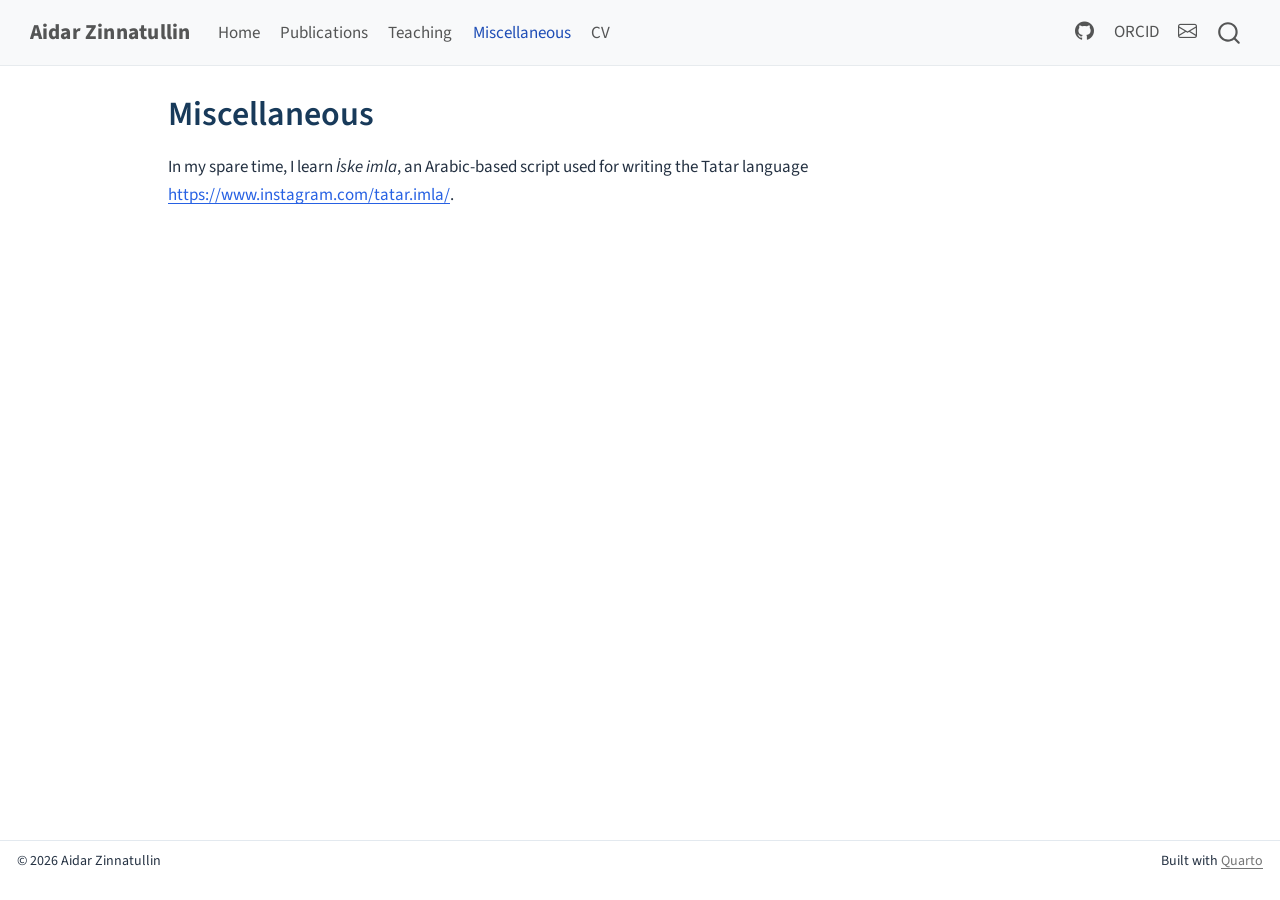
<file: docs/miscellaneous.html>
<!DOCTYPE html>
<html xmlns="http://www.w3.org/1999/xhtml" lang="en" xml:lang="en"><head>

<meta charset="utf-8">
<meta name="generator" content="quarto-1.6.39">

<meta name="viewport" content="width=device-width, initial-scale=1.0, user-scalable=yes">


<title>Miscellaneous – Aidar Zinnatullin</title>
<style>
code{white-space: pre-wrap;}
span.smallcaps{font-variant: small-caps;}
div.columns{display: flex; gap: min(4vw, 1.5em);}
div.column{flex: auto; overflow-x: auto;}
div.hanging-indent{margin-left: 1.5em; text-indent: -1.5em;}
ul.task-list{list-style: none;}
ul.task-list li input[type="checkbox"] {
  width: 0.8em;
  margin: 0 0.8em 0.2em -1em; /* quarto-specific, see https://github.com/quarto-dev/quarto-cli/issues/4556 */ 
  vertical-align: middle;
}
</style>


<script src="site_libs/quarto-nav/quarto-nav.js"></script>
<script src="site_libs/clipboard/clipboard.min.js"></script>
<script src="site_libs/quarto-search/autocomplete.umd.js"></script>
<script src="site_libs/quarto-search/fuse.min.js"></script>
<script src="site_libs/quarto-search/quarto-search.js"></script>
<meta name="quarto:offset" content="./">
<link href="./profile-placeholder.svg" rel="icon" type="image/svg+xml">
<script src="site_libs/quarto-html/quarto.js"></script>
<script src="site_libs/quarto-html/popper.min.js"></script>
<script src="site_libs/quarto-html/tippy.umd.min.js"></script>
<script src="site_libs/quarto-html/anchor.min.js"></script>
<link href="site_libs/quarto-html/tippy.css" rel="stylesheet">
<link href="site_libs/quarto-html/quarto-syntax-highlighting-e26003cea8cd680ca0c55a263523d882.css" rel="stylesheet" id="quarto-text-highlighting-styles">
<script src="site_libs/bootstrap/bootstrap.min.js"></script>
<link href="site_libs/bootstrap/bootstrap-icons.css" rel="stylesheet">
<link href="site_libs/bootstrap/bootstrap-09537c9ecba8558085948e1b802a414a.min.css" rel="stylesheet" append-hash="true" id="quarto-bootstrap" data-mode="light">
<script id="quarto-search-options" type="application/json">{
  "location": "navbar",
  "copy-button": false,
  "collapse-after": 3,
  "panel-placement": "end",
  "type": "overlay",
  "limit": 50,
  "keyboard-shortcut": [
    "f",
    "/",
    "s"
  ],
  "show-item-context": false,
  "language": {
    "search-no-results-text": "No results",
    "search-matching-documents-text": "matching documents",
    "search-copy-link-title": "Copy link to search",
    "search-hide-matches-text": "Hide additional matches",
    "search-more-match-text": "more match in this document",
    "search-more-matches-text": "more matches in this document",
    "search-clear-button-title": "Clear",
    "search-text-placeholder": "",
    "search-detached-cancel-button-title": "Cancel",
    "search-submit-button-title": "Submit",
    "search-label": "Search"
  }
}</script>
<style>html{ scroll-behavior: smooth; }</style>


<link rel="stylesheet" href="styles.css">
</head>

<body class="nav-fixed">

<div id="quarto-search-results"></div>
  <header id="quarto-header" class="headroom fixed-top">
    <nav class="navbar navbar-expand-lg " data-bs-theme="dark">
      <div class="navbar-container container-fluid">
      <div class="navbar-brand-container mx-auto">
    <a class="navbar-brand" href="./index.html">
    <span class="navbar-title">Aidar Zinnatullin</span>
    </a>
  </div>
            <div id="quarto-search" class="" title="Search"></div>
          <button class="navbar-toggler" type="button" data-bs-toggle="collapse" data-bs-target="#navbarCollapse" aria-controls="navbarCollapse" role="menu" aria-expanded="false" aria-label="Toggle navigation" onclick="if (window.quartoToggleHeadroom) { window.quartoToggleHeadroom(); }">
  <span class="navbar-toggler-icon"></span>
</button>
          <div class="collapse navbar-collapse" id="navbarCollapse">
            <ul class="navbar-nav navbar-nav-scroll me-auto">
  <li class="nav-item">
    <a class="nav-link" href="./index.html"> 
<span class="menu-text">Home</span></a>
  </li>  
  <li class="nav-item">
    <a class="nav-link" href="./publications.html"> 
<span class="menu-text">Publications</span></a>
  </li>  
  <li class="nav-item">
    <a class="nav-link" href="./teaching.html"> 
<span class="menu-text">Teaching</span></a>
  </li>  
  <li class="nav-item">
    <a class="nav-link active" href="./miscellaneous.html" aria-current="page"> 
<span class="menu-text">Miscellaneous</span></a>
  </li>  
  <li class="nav-item">
    <a class="nav-link" href="./CV.pdf"> 
<span class="menu-text">CV</span></a>
  </li>  
</ul>
            <ul class="navbar-nav navbar-nav-scroll ms-auto">
  <li class="nav-item compact">
    <a class="nav-link" href="https://github.com/aidar-zinnatullin"> <i class="bi bi-github" role="img" aria-label="GitHub">
</i> 
<span class="menu-text"></span></a>
  </li>  
  <li class="nav-item">
    <a class="nav-link" href="https://orcid.org/0000-0001-9465-044X"> 
<span class="menu-text">ORCID</span></a>
  </li>  
  <li class="nav-item compact">
    <a class="nav-link" href="mailto:aidar.zinnatullin@rptu.de"> <i class="bi bi-envelope" role="img" aria-label="Email">
</i> 
<span class="menu-text"></span></a>
  </li>  
</ul>
          </div> <!-- /navcollapse -->
            <div class="quarto-navbar-tools">
</div>
      </div> <!-- /container-fluid -->
    </nav>
</header>
<!-- content -->
<div id="quarto-content" class="quarto-container page-columns page-rows-contents page-layout-article page-navbar">
<!-- sidebar -->
<!-- margin-sidebar -->
    <div id="quarto-margin-sidebar" class="sidebar margin-sidebar zindex-bottom">
        
    </div>
<!-- main -->
<main class="content" id="quarto-document-content">

<header id="title-block-header" class="quarto-title-block default">
<div class="quarto-title">
<h1 class="title">Miscellaneous</h1>
</div>



<div class="quarto-title-meta">

    
  
    
  </div>
  


</header>


<p>In my spare time, I learn <em>İske imla</em>, an Arabic-based script used for writing the Tatar language <a href="https://www.instagram.com/tatar.imla/" class="uri">https://www.instagram.com/tatar.imla/</a>.</p>



<a onclick="window.scrollTo(0, 0); return false;" role="button" id="quarto-back-to-top"><i class="bi bi-arrow-up"></i> Back to top</a></main> <!-- /main -->
<script id="quarto-html-after-body" type="application/javascript">
window.document.addEventListener("DOMContentLoaded", function (event) {
  const toggleBodyColorMode = (bsSheetEl) => {
    const mode = bsSheetEl.getAttribute("data-mode");
    const bodyEl = window.document.querySelector("body");
    if (mode === "dark") {
      bodyEl.classList.add("quarto-dark");
      bodyEl.classList.remove("quarto-light");
    } else {
      bodyEl.classList.add("quarto-light");
      bodyEl.classList.remove("quarto-dark");
    }
  }
  const toggleBodyColorPrimary = () => {
    const bsSheetEl = window.document.querySelector("link#quarto-bootstrap");
    if (bsSheetEl) {
      toggleBodyColorMode(bsSheetEl);
    }
  }
  toggleBodyColorPrimary();  
  const icon = "";
  const anchorJS = new window.AnchorJS();
  anchorJS.options = {
    placement: 'right',
    icon: icon
  };
  anchorJS.add('.anchored');
  const isCodeAnnotation = (el) => {
    for (const clz of el.classList) {
      if (clz.startsWith('code-annotation-')) {                     
        return true;
      }
    }
    return false;
  }
  const onCopySuccess = function(e) {
    // button target
    const button = e.trigger;
    // don't keep focus
    button.blur();
    // flash "checked"
    button.classList.add('code-copy-button-checked');
    var currentTitle = button.getAttribute("title");
    button.setAttribute("title", "Copied!");
    let tooltip;
    if (window.bootstrap) {
      button.setAttribute("data-bs-toggle", "tooltip");
      button.setAttribute("data-bs-placement", "left");
      button.setAttribute("data-bs-title", "Copied!");
      tooltip = new bootstrap.Tooltip(button, 
        { trigger: "manual", 
          customClass: "code-copy-button-tooltip",
          offset: [0, -8]});
      tooltip.show();    
    }
    setTimeout(function() {
      if (tooltip) {
        tooltip.hide();
        button.removeAttribute("data-bs-title");
        button.removeAttribute("data-bs-toggle");
        button.removeAttribute("data-bs-placement");
      }
      button.setAttribute("title", currentTitle);
      button.classList.remove('code-copy-button-checked');
    }, 1000);
    // clear code selection
    e.clearSelection();
  }
  const getTextToCopy = function(trigger) {
      const codeEl = trigger.previousElementSibling.cloneNode(true);
      for (const childEl of codeEl.children) {
        if (isCodeAnnotation(childEl)) {
          childEl.remove();
        }
      }
      return codeEl.innerText;
  }
  const clipboard = new window.ClipboardJS('.code-copy-button:not([data-in-quarto-modal])', {
    text: getTextToCopy
  });
  clipboard.on('success', onCopySuccess);
  if (window.document.getElementById('quarto-embedded-source-code-modal')) {
    const clipboardModal = new window.ClipboardJS('.code-copy-button[data-in-quarto-modal]', {
      text: getTextToCopy,
      container: window.document.getElementById('quarto-embedded-source-code-modal')
    });
    clipboardModal.on('success', onCopySuccess);
  }
    var localhostRegex = new RegExp(/^(?:http|https):\/\/localhost\:?[0-9]*\//);
    var mailtoRegex = new RegExp(/^mailto:/);
      var filterRegex = new RegExp("https:\/\/aidar-zinnatullin\.github\.io\/");
    var isInternal = (href) => {
        return filterRegex.test(href) || localhostRegex.test(href) || mailtoRegex.test(href);
    }
    // Inspect non-navigation links and adorn them if external
 	var links = window.document.querySelectorAll('a[href]:not(.nav-link):not(.navbar-brand):not(.toc-action):not(.sidebar-link):not(.sidebar-item-toggle):not(.pagination-link):not(.no-external):not([aria-hidden]):not(.dropdown-item):not(.quarto-navigation-tool):not(.about-link)');
    for (var i=0; i<links.length; i++) {
      const link = links[i];
      if (!isInternal(link.href)) {
        // undo the damage that might have been done by quarto-nav.js in the case of
        // links that we want to consider external
        if (link.dataset.originalHref !== undefined) {
          link.href = link.dataset.originalHref;
        }
          // target, if specified
          link.setAttribute("target", "_blank");
          if (link.getAttribute("rel") === null) {
            link.setAttribute("rel", "noopener");
          }
      }
    }
  function tippyHover(el, contentFn, onTriggerFn, onUntriggerFn) {
    const config = {
      allowHTML: true,
      maxWidth: 500,
      delay: 100,
      arrow: false,
      appendTo: function(el) {
          return el.parentElement;
      },
      interactive: true,
      interactiveBorder: 10,
      theme: 'quarto',
      placement: 'bottom-start',
    };
    if (contentFn) {
      config.content = contentFn;
    }
    if (onTriggerFn) {
      config.onTrigger = onTriggerFn;
    }
    if (onUntriggerFn) {
      config.onUntrigger = onUntriggerFn;
    }
    window.tippy(el, config); 
  }
  const noterefs = window.document.querySelectorAll('a[role="doc-noteref"]');
  for (var i=0; i<noterefs.length; i++) {
    const ref = noterefs[i];
    tippyHover(ref, function() {
      // use id or data attribute instead here
      let href = ref.getAttribute('data-footnote-href') || ref.getAttribute('href');
      try { href = new URL(href).hash; } catch {}
      const id = href.replace(/^#\/?/, "");
      const note = window.document.getElementById(id);
      if (note) {
        return note.innerHTML;
      } else {
        return "";
      }
    });
  }
  const xrefs = window.document.querySelectorAll('a.quarto-xref');
  const processXRef = (id, note) => {
    // Strip column container classes
    const stripColumnClz = (el) => {
      el.classList.remove("page-full", "page-columns");
      if (el.children) {
        for (const child of el.children) {
          stripColumnClz(child);
        }
      }
    }
    stripColumnClz(note)
    if (id === null || id.startsWith('sec-')) {
      // Special case sections, only their first couple elements
      const container = document.createElement("div");
      if (note.children && note.children.length > 2) {
        container.appendChild(note.children[0].cloneNode(true));
        for (let i = 1; i < note.children.length; i++) {
          const child = note.children[i];
          if (child.tagName === "P" && child.innerText === "") {
            continue;
          } else {
            container.appendChild(child.cloneNode(true));
            break;
          }
        }
        if (window.Quarto?.typesetMath) {
          window.Quarto.typesetMath(container);
        }
        return container.innerHTML
      } else {
        if (window.Quarto?.typesetMath) {
          window.Quarto.typesetMath(note);
        }
        return note.innerHTML;
      }
    } else {
      // Remove any anchor links if they are present
      const anchorLink = note.querySelector('a.anchorjs-link');
      if (anchorLink) {
        anchorLink.remove();
      }
      if (window.Quarto?.typesetMath) {
        window.Quarto.typesetMath(note);
      }
      if (note.classList.contains("callout")) {
        return note.outerHTML;
      } else {
        return note.innerHTML;
      }
    }
  }
  for (var i=0; i<xrefs.length; i++) {
    const xref = xrefs[i];
    tippyHover(xref, undefined, function(instance) {
      instance.disable();
      let url = xref.getAttribute('href');
      let hash = undefined; 
      if (url.startsWith('#')) {
        hash = url;
      } else {
        try { hash = new URL(url).hash; } catch {}
      }
      if (hash) {
        const id = hash.replace(/^#\/?/, "");
        const note = window.document.getElementById(id);
        if (note !== null) {
          try {
            const html = processXRef(id, note.cloneNode(true));
            instance.setContent(html);
          } finally {
            instance.enable();
            instance.show();
          }
        } else {
          // See if we can fetch this
          fetch(url.split('#')[0])
          .then(res => res.text())
          .then(html => {
            const parser = new DOMParser();
            const htmlDoc = parser.parseFromString(html, "text/html");
            const note = htmlDoc.getElementById(id);
            if (note !== null) {
              const html = processXRef(id, note);
              instance.setContent(html);
            } 
          }).finally(() => {
            instance.enable();
            instance.show();
          });
        }
      } else {
        // See if we can fetch a full url (with no hash to target)
        // This is a special case and we should probably do some content thinning / targeting
        fetch(url)
        .then(res => res.text())
        .then(html => {
          const parser = new DOMParser();
          const htmlDoc = parser.parseFromString(html, "text/html");
          const note = htmlDoc.querySelector('main.content');
          if (note !== null) {
            // This should only happen for chapter cross references
            // (since there is no id in the URL)
            // remove the first header
            if (note.children.length > 0 && note.children[0].tagName === "HEADER") {
              note.children[0].remove();
            }
            const html = processXRef(null, note);
            instance.setContent(html);
          } 
        }).finally(() => {
          instance.enable();
          instance.show();
        });
      }
    }, function(instance) {
    });
  }
      let selectedAnnoteEl;
      const selectorForAnnotation = ( cell, annotation) => {
        let cellAttr = 'data-code-cell="' + cell + '"';
        let lineAttr = 'data-code-annotation="' +  annotation + '"';
        const selector = 'span[' + cellAttr + '][' + lineAttr + ']';
        return selector;
      }
      const selectCodeLines = (annoteEl) => {
        const doc = window.document;
        const targetCell = annoteEl.getAttribute("data-target-cell");
        const targetAnnotation = annoteEl.getAttribute("data-target-annotation");
        const annoteSpan = window.document.querySelector(selectorForAnnotation(targetCell, targetAnnotation));
        const lines = annoteSpan.getAttribute("data-code-lines").split(",");
        const lineIds = lines.map((line) => {
          return targetCell + "-" + line;
        })
        let top = null;
        let height = null;
        let parent = null;
        if (lineIds.length > 0) {
            //compute the position of the single el (top and bottom and make a div)
            const el = window.document.getElementById(lineIds[0]);
            top = el.offsetTop;
            height = el.offsetHeight;
            parent = el.parentElement.parentElement;
          if (lineIds.length > 1) {
            const lastEl = window.document.getElementById(lineIds[lineIds.length - 1]);
            const bottom = lastEl.offsetTop + lastEl.offsetHeight;
            height = bottom - top;
          }
          if (top !== null && height !== null && parent !== null) {
            // cook up a div (if necessary) and position it 
            let div = window.document.getElementById("code-annotation-line-highlight");
            if (div === null) {
              div = window.document.createElement("div");
              div.setAttribute("id", "code-annotation-line-highlight");
              div.style.position = 'absolute';
              parent.appendChild(div);
            }
            div.style.top = top - 2 + "px";
            div.style.height = height + 4 + "px";
            div.style.left = 0;
            let gutterDiv = window.document.getElementById("code-annotation-line-highlight-gutter");
            if (gutterDiv === null) {
              gutterDiv = window.document.createElement("div");
              gutterDiv.setAttribute("id", "code-annotation-line-highlight-gutter");
              gutterDiv.style.position = 'absolute';
              const codeCell = window.document.getElementById(targetCell);
              const gutter = codeCell.querySelector('.code-annotation-gutter');
              gutter.appendChild(gutterDiv);
            }
            gutterDiv.style.top = top - 2 + "px";
            gutterDiv.style.height = height + 4 + "px";
          }
          selectedAnnoteEl = annoteEl;
        }
      };
      const unselectCodeLines = () => {
        const elementsIds = ["code-annotation-line-highlight", "code-annotation-line-highlight-gutter"];
        elementsIds.forEach((elId) => {
          const div = window.document.getElementById(elId);
          if (div) {
            div.remove();
          }
        });
        selectedAnnoteEl = undefined;
      };
        // Handle positioning of the toggle
    window.addEventListener(
      "resize",
      throttle(() => {
        elRect = undefined;
        if (selectedAnnoteEl) {
          selectCodeLines(selectedAnnoteEl);
        }
      }, 10)
    );
    function throttle(fn, ms) {
    let throttle = false;
    let timer;
      return (...args) => {
        if(!throttle) { // first call gets through
            fn.apply(this, args);
            throttle = true;
        } else { // all the others get throttled
            if(timer) clearTimeout(timer); // cancel #2
            timer = setTimeout(() => {
              fn.apply(this, args);
              timer = throttle = false;
            }, ms);
        }
      };
    }
      // Attach click handler to the DT
      const annoteDls = window.document.querySelectorAll('dt[data-target-cell]');
      for (const annoteDlNode of annoteDls) {
        annoteDlNode.addEventListener('click', (event) => {
          const clickedEl = event.target;
          if (clickedEl !== selectedAnnoteEl) {
            unselectCodeLines();
            const activeEl = window.document.querySelector('dt[data-target-cell].code-annotation-active');
            if (activeEl) {
              activeEl.classList.remove('code-annotation-active');
            }
            selectCodeLines(clickedEl);
            clickedEl.classList.add('code-annotation-active');
          } else {
            // Unselect the line
            unselectCodeLines();
            clickedEl.classList.remove('code-annotation-active');
          }
        });
      }
  const findCites = (el) => {
    const parentEl = el.parentElement;
    if (parentEl) {
      const cites = parentEl.dataset.cites;
      if (cites) {
        return {
          el,
          cites: cites.split(' ')
        };
      } else {
        return findCites(el.parentElement)
      }
    } else {
      return undefined;
    }
  };
  var bibliorefs = window.document.querySelectorAll('a[role="doc-biblioref"]');
  for (var i=0; i<bibliorefs.length; i++) {
    const ref = bibliorefs[i];
    const citeInfo = findCites(ref);
    if (citeInfo) {
      tippyHover(citeInfo.el, function() {
        var popup = window.document.createElement('div');
        citeInfo.cites.forEach(function(cite) {
          var citeDiv = window.document.createElement('div');
          citeDiv.classList.add('hanging-indent');
          citeDiv.classList.add('csl-entry');
          var biblioDiv = window.document.getElementById('ref-' + cite);
          if (biblioDiv) {
            citeDiv.innerHTML = biblioDiv.innerHTML;
          }
          popup.appendChild(citeDiv);
        });
        return popup.innerHTML;
      });
    }
  }
});
</script>
</div> <!-- /content -->
<footer class="footer">
  <div class="nav-footer">
    <div class="nav-footer-left">
<p>© 2026 Aidar Zinnatullin</p>
</div>   
    <div class="nav-footer-center">
      &nbsp;
    </div>
    <div class="nav-footer-right">
<p>Built with <a href="https://quarto.org/">Quarto</a></p>
</div>
  </div>
</footer>




<script src="site_libs/quarto-html/zenscroll-min.js"></script>
</body></html>
</file>
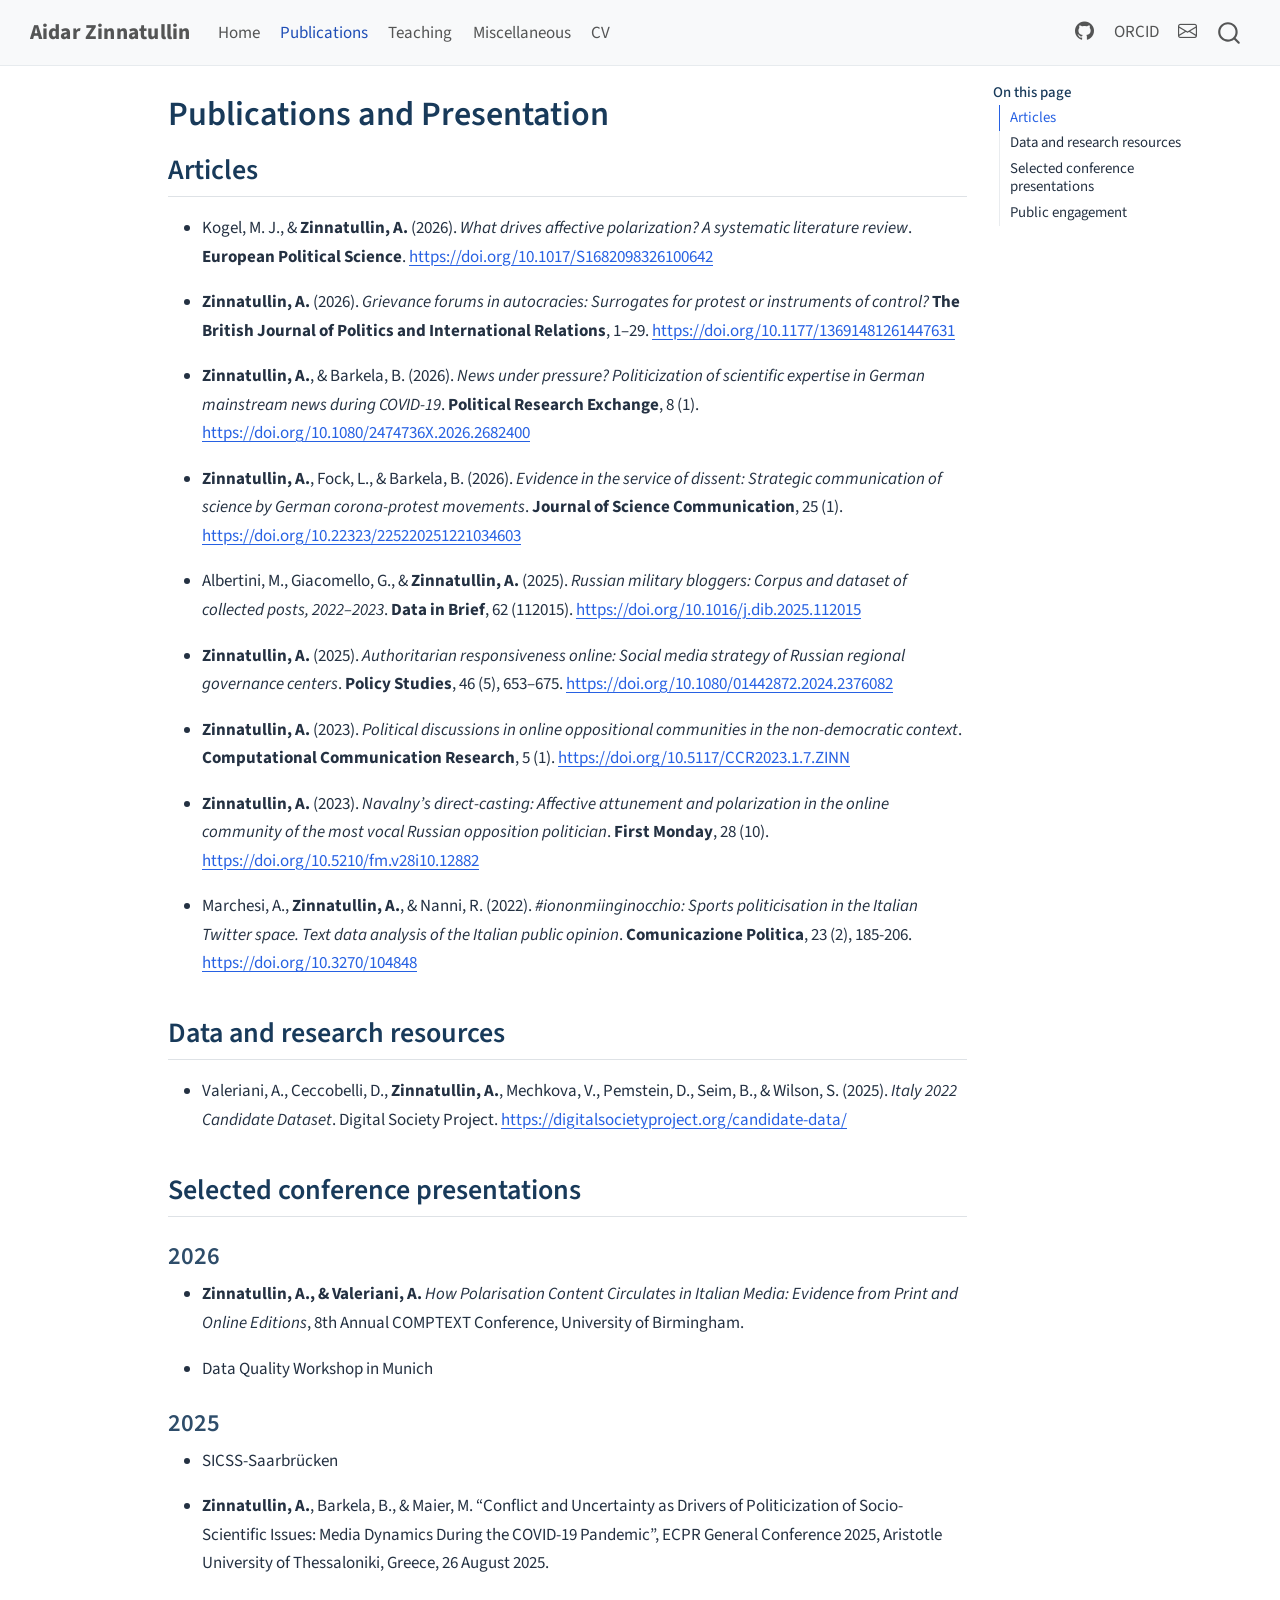
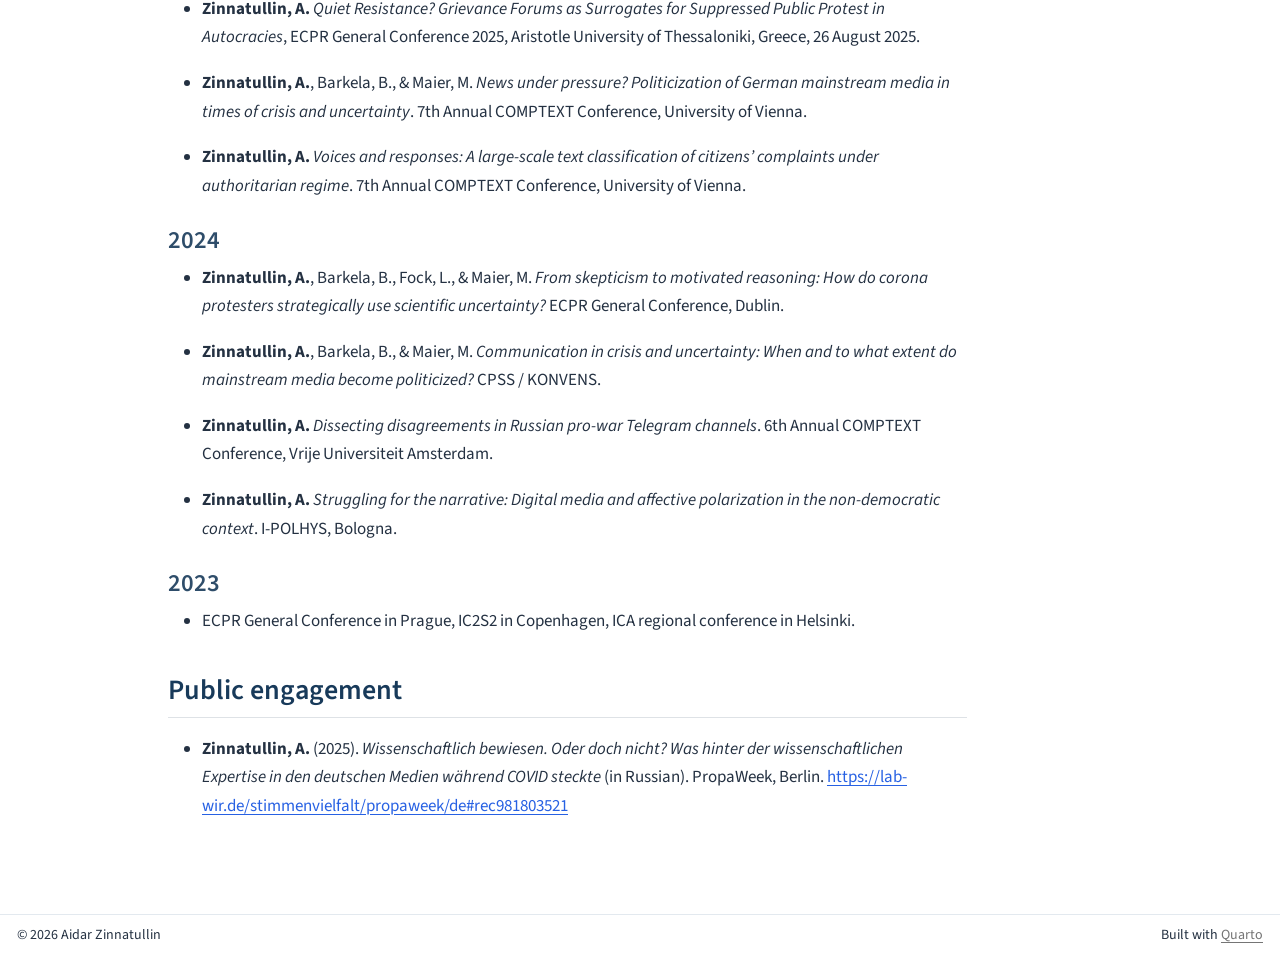
<file: docs/publications.html>
<!DOCTYPE html>
<html xmlns="http://www.w3.org/1999/xhtml" lang="en" xml:lang="en"><head>

<meta charset="utf-8">
<meta name="generator" content="quarto-1.6.39">

<meta name="viewport" content="width=device-width, initial-scale=1.0, user-scalable=yes">


<title>Publications and Presentation – Aidar Zinnatullin</title>
<style>
code{white-space: pre-wrap;}
span.smallcaps{font-variant: small-caps;}
div.columns{display: flex; gap: min(4vw, 1.5em);}
div.column{flex: auto; overflow-x: auto;}
div.hanging-indent{margin-left: 1.5em; text-indent: -1.5em;}
ul.task-list{list-style: none;}
ul.task-list li input[type="checkbox"] {
  width: 0.8em;
  margin: 0 0.8em 0.2em -1em; /* quarto-specific, see https://github.com/quarto-dev/quarto-cli/issues/4556 */ 
  vertical-align: middle;
}
</style>


<script src="site_libs/quarto-nav/quarto-nav.js"></script>
<script src="site_libs/clipboard/clipboard.min.js"></script>
<script src="site_libs/quarto-search/autocomplete.umd.js"></script>
<script src="site_libs/quarto-search/fuse.min.js"></script>
<script src="site_libs/quarto-search/quarto-search.js"></script>
<meta name="quarto:offset" content="./">
<link href="./profile-placeholder.svg" rel="icon" type="image/svg+xml">
<script src="site_libs/quarto-html/quarto.js"></script>
<script src="site_libs/quarto-html/popper.min.js"></script>
<script src="site_libs/quarto-html/tippy.umd.min.js"></script>
<script src="site_libs/quarto-html/anchor.min.js"></script>
<link href="site_libs/quarto-html/tippy.css" rel="stylesheet">
<link href="site_libs/quarto-html/quarto-syntax-highlighting-e26003cea8cd680ca0c55a263523d882.css" rel="stylesheet" id="quarto-text-highlighting-styles">
<script src="site_libs/bootstrap/bootstrap.min.js"></script>
<link href="site_libs/bootstrap/bootstrap-icons.css" rel="stylesheet">
<link href="site_libs/bootstrap/bootstrap-09537c9ecba8558085948e1b802a414a.min.css" rel="stylesheet" append-hash="true" id="quarto-bootstrap" data-mode="light">
<script id="quarto-search-options" type="application/json">{
  "location": "navbar",
  "copy-button": false,
  "collapse-after": 3,
  "panel-placement": "end",
  "type": "overlay",
  "limit": 50,
  "keyboard-shortcut": [
    "f",
    "/",
    "s"
  ],
  "show-item-context": false,
  "language": {
    "search-no-results-text": "No results",
    "search-matching-documents-text": "matching documents",
    "search-copy-link-title": "Copy link to search",
    "search-hide-matches-text": "Hide additional matches",
    "search-more-match-text": "more match in this document",
    "search-more-matches-text": "more matches in this document",
    "search-clear-button-title": "Clear",
    "search-text-placeholder": "",
    "search-detached-cancel-button-title": "Cancel",
    "search-submit-button-title": "Submit",
    "search-label": "Search"
  }
}</script>
<style>html{ scroll-behavior: smooth; }</style>


<link rel="stylesheet" href="styles.css">
</head>

<body class="nav-fixed">

<div id="quarto-search-results"></div>
  <header id="quarto-header" class="headroom fixed-top">
    <nav class="navbar navbar-expand-lg " data-bs-theme="dark">
      <div class="navbar-container container-fluid">
      <div class="navbar-brand-container mx-auto">
    <a class="navbar-brand" href="./index.html">
    <span class="navbar-title">Aidar Zinnatullin</span>
    </a>
  </div>
            <div id="quarto-search" class="" title="Search"></div>
          <button class="navbar-toggler" type="button" data-bs-toggle="collapse" data-bs-target="#navbarCollapse" aria-controls="navbarCollapse" role="menu" aria-expanded="false" aria-label="Toggle navigation" onclick="if (window.quartoToggleHeadroom) { window.quartoToggleHeadroom(); }">
  <span class="navbar-toggler-icon"></span>
</button>
          <div class="collapse navbar-collapse" id="navbarCollapse">
            <ul class="navbar-nav navbar-nav-scroll me-auto">
  <li class="nav-item">
    <a class="nav-link" href="./index.html"> 
<span class="menu-text">Home</span></a>
  </li>  
  <li class="nav-item">
    <a class="nav-link active" href="./publications.html" aria-current="page"> 
<span class="menu-text">Publications</span></a>
  </li>  
  <li class="nav-item">
    <a class="nav-link" href="./teaching.html"> 
<span class="menu-text">Teaching</span></a>
  </li>  
  <li class="nav-item">
    <a class="nav-link" href="./miscellaneous.html"> 
<span class="menu-text">Miscellaneous</span></a>
  </li>  
  <li class="nav-item">
    <a class="nav-link" href="./CV.pdf"> 
<span class="menu-text">CV</span></a>
  </li>  
</ul>
            <ul class="navbar-nav navbar-nav-scroll ms-auto">
  <li class="nav-item compact">
    <a class="nav-link" href="https://github.com/aidar-zinnatullin"> <i class="bi bi-github" role="img" aria-label="GitHub">
</i> 
<span class="menu-text"></span></a>
  </li>  
  <li class="nav-item">
    <a class="nav-link" href="https://orcid.org/0000-0001-9465-044X"> 
<span class="menu-text">ORCID</span></a>
  </li>  
  <li class="nav-item compact">
    <a class="nav-link" href="mailto:aidar.zinnatullin@rptu.de"> <i class="bi bi-envelope" role="img" aria-label="Email">
</i> 
<span class="menu-text"></span></a>
  </li>  
</ul>
          </div> <!-- /navcollapse -->
            <div class="quarto-navbar-tools">
</div>
      </div> <!-- /container-fluid -->
    </nav>
</header>
<!-- content -->
<div id="quarto-content" class="quarto-container page-columns page-rows-contents page-layout-article page-navbar">
<!-- sidebar -->
<!-- margin-sidebar -->
    <div id="quarto-margin-sidebar" class="sidebar margin-sidebar">
        <nav id="TOC" role="doc-toc" class="toc-active">
    <h2 id="toc-title">On this page</h2>
   
  <ul>
  <li><a href="#articles" id="toc-articles" class="nav-link active" data-scroll-target="#articles">Articles</a></li>
  <li><a href="#data-and-research-resources" id="toc-data-and-research-resources" class="nav-link" data-scroll-target="#data-and-research-resources">Data and research resources</a></li>
  <li><a href="#selected-conference-presentations" id="toc-selected-conference-presentations" class="nav-link" data-scroll-target="#selected-conference-presentations">Selected conference presentations</a>
  <ul class="collapse">
  <li><a href="#section" id="toc-section" class="nav-link" data-scroll-target="#section">2026</a></li>
  <li><a href="#section-1" id="toc-section-1" class="nav-link" data-scroll-target="#section-1">2025</a></li>
  <li><a href="#section-2" id="toc-section-2" class="nav-link" data-scroll-target="#section-2">2024</a></li>
  <li><a href="#section-3" id="toc-section-3" class="nav-link" data-scroll-target="#section-3">2023</a></li>
  </ul></li>
  <li><a href="#public-engagement" id="toc-public-engagement" class="nav-link" data-scroll-target="#public-engagement">Public engagement</a></li>
  </ul>
</nav>
    </div>
<!-- main -->
<main class="content" id="quarto-document-content">

<header id="title-block-header" class="quarto-title-block default">
<div class="quarto-title">
<h1 class="title">Publications and Presentation</h1>
</div>



<div class="quarto-title-meta">

    
  
    
  </div>
  


</header>


<section id="articles" class="level2">
<h2 class="anchored" data-anchor-id="articles">Articles</h2>
<ul>
<li><p>Kogel, M. J., &amp; <strong>Zinnatullin, A.</strong> (2026). <em>What drives affective polarization? A systematic literature review</em>. <strong>European Political Science</strong>. <a href="https://doi.org/10.1017/S1682098326100642" class="uri">https://doi.org/10.1017/S1682098326100642</a></p></li>
<li><p><strong>Zinnatullin, A.</strong> (2026). <em>Grievance forums in autocracies: Surrogates for protest or instruments of control?</em> <strong>The British Journal of Politics and International Relations</strong>, 1–29. <a href="https://doi.org/10.1177/13691481261447631" class="uri">https://doi.org/10.1177/13691481261447631</a></p></li>
<li><p><strong>Zinnatullin, A.</strong>, &amp; Barkela, B. (2026). <em>News under pressure? Politicization of scientific expertise in German mainstream news during COVID-19</em>. <strong>Political Research Exchange</strong>, 8 (1). <a href="https://doi.org/10.1080/2474736X.2026.2682400" class="uri">https://doi.org/10.1080/2474736X.2026.2682400</a></p></li>
<li><p><strong>Zinnatullin, A.</strong>, Fock, L., &amp; Barkela, B. (2026). <em>Evidence in the service of dissent: Strategic communication of science by German corona-protest movements</em>. <strong>Journal of Science Communication</strong>, 25 (1). <a href="https://doi.org/10.22323/225220251221034603" class="uri">https://doi.org/10.22323/225220251221034603</a></p></li>
<li><p>Albertini, M., Giacomello, G., &amp; <strong>Zinnatullin, A.</strong> (2025). <em>Russian military bloggers: Corpus and dataset of collected posts, 2022–2023</em>. <strong>Data in Brief</strong>, 62 (112015). <a href="https://doi.org/10.1016/j.dib.2025.112015" class="uri">https://doi.org/10.1016/j.dib.2025.112015</a></p></li>
<li><p><strong>Zinnatullin, A.</strong> (2025). <em>Authoritarian responsiveness online: Social media strategy of Russian regional governance centers</em>. <strong>Policy Studies</strong>, 46 (5), 653–675. <a href="https://doi.org/10.1080/01442872.2024.2376082" class="uri">https://doi.org/10.1080/01442872.2024.2376082</a></p></li>
<li><p><strong>Zinnatullin, A.</strong> (2023). <em>Political discussions in online oppositional communities in the non-democratic context</em>. <strong>Computational Communication Research</strong>, 5 (1). <a href="https://doi.org/10.5117/CCR2023.1.7.ZINN" class="uri">https://doi.org/10.5117/CCR2023.1.7.ZINN</a></p></li>
<li><p><strong>Zinnatullin, A.</strong> (2023). <em>Navalny’s direct-casting: Affective attunement and polarization in the online community of the most vocal Russian opposition politician</em>. <strong>First Monday</strong>, 28 (10). <a href="https://doi.org/10.5210/fm.v28i10.12882" class="uri">https://doi.org/10.5210/fm.v28i10.12882</a></p></li>
<li><p>Marchesi, A., <strong>Zinnatullin, A.</strong>, &amp; Nanni, R. (2022). <em>#iononmiinginocchio: Sports politicisation in the Italian Twitter space. Text data analysis of the Italian public opinion</em>. <strong>Comunicazione Politica</strong>, 23 (2), 185-206. <a href="https://doi.org/10.3270/104848" class="uri">https://doi.org/10.3270/104848</a></p></li>
</ul>
</section>
<section id="data-and-research-resources" class="level2">
<h2 class="anchored" data-anchor-id="data-and-research-resources">Data and research resources</h2>
<ul>
<li>Valeriani, A., Ceccobelli, D., <strong>Zinnatullin, A.</strong>, Mechkova, V., Pemstein, D., Seim, B., &amp; Wilson, S. (2025). <em>Italy 2022 Candidate Dataset</em>. Digital Society Project. <a href="https://digitalsocietyproject.org/candidate-data/" class="uri">https://digitalsocietyproject.org/candidate-data/</a></li>
</ul>
</section>
<section id="selected-conference-presentations" class="level2">
<h2 class="anchored" data-anchor-id="selected-conference-presentations">Selected conference presentations</h2>
<section id="section" class="level3">
<h3 class="anchored" data-anchor-id="section">2026</h3>
<ul>
<li><p><strong>Zinnatullin, A., &amp; Valeriani, A.</strong> <em>How Polarisation Content Circulates in Italian Media: Evidence from Print and Online Editions</em>, 8th Annual COMPTEXT Conference, University of Birmingham.</p></li>
<li><p>Data Quality Workshop in Munich</p></li>
</ul>
</section>
<section id="section-1" class="level3">
<h3 class="anchored" data-anchor-id="section-1">2025</h3>
<ul>
<li><p>SICSS-Saarbrücken</p></li>
<li><p><strong>Zinnatullin, A.</strong>, Barkela, B., &amp; Maier, M. “Conflict and Uncertainty as Drivers of Politicization of Socio-Scientific Issues: Media Dynamics During the COVID-19 Pandemic”, ECPR General Conference 2025, Aristotle University of Thessaloniki, Greece, 26 August 2025.</p></li>
<li><p><strong>Zinnatullin, A.</strong> <em>Quiet Resistance? Grievance Forums as Surrogates for Suppressed Public Protest in Autocracies</em>, ECPR General Conference 2025, Aristotle University of Thessaloniki, Greece, 26 August 2025.</p></li>
<li><p><strong>Zinnatullin, A.</strong>, Barkela, B., &amp; Maier, M. <em>News under pressure? Politicization of German mainstream media in times of crisis and uncertainty</em>. 7th Annual COMPTEXT Conference, University of Vienna.</p></li>
<li><p><strong>Zinnatullin, A.</strong> <em>Voices and responses: A large-scale text classification of citizens’ complaints under authoritarian regime</em>. 7th Annual COMPTEXT Conference, University of Vienna.</p></li>
</ul>
</section>
<section id="section-2" class="level3">
<h3 class="anchored" data-anchor-id="section-2">2024</h3>
<ul>
<li><p><strong>Zinnatullin, A.</strong>, Barkela, B., Fock, L., &amp; Maier, M. <em>From skepticism to motivated reasoning: How do corona protesters strategically use scientific uncertainty?</em> ECPR General Conference, Dublin.</p></li>
<li><p><strong>Zinnatullin, A.</strong>, Barkela, B., &amp; Maier, M. <em>Communication in crisis and uncertainty: When and to what extent do mainstream media become politicized?</em> CPSS / KONVENS.</p></li>
<li><p><strong>Zinnatullin, A.</strong> <em>Dissecting disagreements in Russian pro-war Telegram channels</em>. 6th Annual COMPTEXT Conference, Vrije Universiteit Amsterdam.</p></li>
<li><p><strong>Zinnatullin, A.</strong> <em>Struggling for the narrative: Digital media and affective polarization in the non-democratic context</em>. I-POLHYS, Bologna.</p></li>
</ul>
</section>
<section id="section-3" class="level3">
<h3 class="anchored" data-anchor-id="section-3">2023</h3>
<ul>
<li>ECPR General Conference in Prague, IC2S2 in Copenhagen, ICA regional conference in Helsinki.</li>
</ul>
</section>
</section>
<section id="public-engagement" class="level2">
<h2 class="anchored" data-anchor-id="public-engagement">Public engagement</h2>
<ul>
<li><strong>Zinnatullin, A.</strong> (2025). <em>Wissenschaftlich bewiesen. Oder doch nicht? Was hinter der wissenschaftlichen Expertise in den deutschen Medien während COVID steckte</em> (in Russian). PropaWeek, Berlin. <a href="https://lab-wir.de/stimmenvielfalt/propaweek/de#rec981803521" class="uri">https://lab-wir.de/stimmenvielfalt/propaweek/de#rec981803521</a></li>
</ul>


</section>

<a onclick="window.scrollTo(0, 0); return false;" role="button" id="quarto-back-to-top"><i class="bi bi-arrow-up"></i> Back to top</a></main> <!-- /main -->
<script id="quarto-html-after-body" type="application/javascript">
window.document.addEventListener("DOMContentLoaded", function (event) {
  const toggleBodyColorMode = (bsSheetEl) => {
    const mode = bsSheetEl.getAttribute("data-mode");
    const bodyEl = window.document.querySelector("body");
    if (mode === "dark") {
      bodyEl.classList.add("quarto-dark");
      bodyEl.classList.remove("quarto-light");
    } else {
      bodyEl.classList.add("quarto-light");
      bodyEl.classList.remove("quarto-dark");
    }
  }
  const toggleBodyColorPrimary = () => {
    const bsSheetEl = window.document.querySelector("link#quarto-bootstrap");
    if (bsSheetEl) {
      toggleBodyColorMode(bsSheetEl);
    }
  }
  toggleBodyColorPrimary();  
  const icon = "";
  const anchorJS = new window.AnchorJS();
  anchorJS.options = {
    placement: 'right',
    icon: icon
  };
  anchorJS.add('.anchored');
  const isCodeAnnotation = (el) => {
    for (const clz of el.classList) {
      if (clz.startsWith('code-annotation-')) {                     
        return true;
      }
    }
    return false;
  }
  const onCopySuccess = function(e) {
    // button target
    const button = e.trigger;
    // don't keep focus
    button.blur();
    // flash "checked"
    button.classList.add('code-copy-button-checked');
    var currentTitle = button.getAttribute("title");
    button.setAttribute("title", "Copied!");
    let tooltip;
    if (window.bootstrap) {
      button.setAttribute("data-bs-toggle", "tooltip");
      button.setAttribute("data-bs-placement", "left");
      button.setAttribute("data-bs-title", "Copied!");
      tooltip = new bootstrap.Tooltip(button, 
        { trigger: "manual", 
          customClass: "code-copy-button-tooltip",
          offset: [0, -8]});
      tooltip.show();    
    }
    setTimeout(function() {
      if (tooltip) {
        tooltip.hide();
        button.removeAttribute("data-bs-title");
        button.removeAttribute("data-bs-toggle");
        button.removeAttribute("data-bs-placement");
      }
      button.setAttribute("title", currentTitle);
      button.classList.remove('code-copy-button-checked');
    }, 1000);
    // clear code selection
    e.clearSelection();
  }
  const getTextToCopy = function(trigger) {
      const codeEl = trigger.previousElementSibling.cloneNode(true);
      for (const childEl of codeEl.children) {
        if (isCodeAnnotation(childEl)) {
          childEl.remove();
        }
      }
      return codeEl.innerText;
  }
  const clipboard = new window.ClipboardJS('.code-copy-button:not([data-in-quarto-modal])', {
    text: getTextToCopy
  });
  clipboard.on('success', onCopySuccess);
  if (window.document.getElementById('quarto-embedded-source-code-modal')) {
    const clipboardModal = new window.ClipboardJS('.code-copy-button[data-in-quarto-modal]', {
      text: getTextToCopy,
      container: window.document.getElementById('quarto-embedded-source-code-modal')
    });
    clipboardModal.on('success', onCopySuccess);
  }
    var localhostRegex = new RegExp(/^(?:http|https):\/\/localhost\:?[0-9]*\//);
    var mailtoRegex = new RegExp(/^mailto:/);
      var filterRegex = new RegExp("https:\/\/aidar-zinnatullin\.github\.io\/");
    var isInternal = (href) => {
        return filterRegex.test(href) || localhostRegex.test(href) || mailtoRegex.test(href);
    }
    // Inspect non-navigation links and adorn them if external
 	var links = window.document.querySelectorAll('a[href]:not(.nav-link):not(.navbar-brand):not(.toc-action):not(.sidebar-link):not(.sidebar-item-toggle):not(.pagination-link):not(.no-external):not([aria-hidden]):not(.dropdown-item):not(.quarto-navigation-tool):not(.about-link)');
    for (var i=0; i<links.length; i++) {
      const link = links[i];
      if (!isInternal(link.href)) {
        // undo the damage that might have been done by quarto-nav.js in the case of
        // links that we want to consider external
        if (link.dataset.originalHref !== undefined) {
          link.href = link.dataset.originalHref;
        }
          // target, if specified
          link.setAttribute("target", "_blank");
          if (link.getAttribute("rel") === null) {
            link.setAttribute("rel", "noopener");
          }
      }
    }
  function tippyHover(el, contentFn, onTriggerFn, onUntriggerFn) {
    const config = {
      allowHTML: true,
      maxWidth: 500,
      delay: 100,
      arrow: false,
      appendTo: function(el) {
          return el.parentElement;
      },
      interactive: true,
      interactiveBorder: 10,
      theme: 'quarto',
      placement: 'bottom-start',
    };
    if (contentFn) {
      config.content = contentFn;
    }
    if (onTriggerFn) {
      config.onTrigger = onTriggerFn;
    }
    if (onUntriggerFn) {
      config.onUntrigger = onUntriggerFn;
    }
    window.tippy(el, config); 
  }
  const noterefs = window.document.querySelectorAll('a[role="doc-noteref"]');
  for (var i=0; i<noterefs.length; i++) {
    const ref = noterefs[i];
    tippyHover(ref, function() {
      // use id or data attribute instead here
      let href = ref.getAttribute('data-footnote-href') || ref.getAttribute('href');
      try { href = new URL(href).hash; } catch {}
      const id = href.replace(/^#\/?/, "");
      const note = window.document.getElementById(id);
      if (note) {
        return note.innerHTML;
      } else {
        return "";
      }
    });
  }
  const xrefs = window.document.querySelectorAll('a.quarto-xref');
  const processXRef = (id, note) => {
    // Strip column container classes
    const stripColumnClz = (el) => {
      el.classList.remove("page-full", "page-columns");
      if (el.children) {
        for (const child of el.children) {
          stripColumnClz(child);
        }
      }
    }
    stripColumnClz(note)
    if (id === null || id.startsWith('sec-')) {
      // Special case sections, only their first couple elements
      const container = document.createElement("div");
      if (note.children && note.children.length > 2) {
        container.appendChild(note.children[0].cloneNode(true));
        for (let i = 1; i < note.children.length; i++) {
          const child = note.children[i];
          if (child.tagName === "P" && child.innerText === "") {
            continue;
          } else {
            container.appendChild(child.cloneNode(true));
            break;
          }
        }
        if (window.Quarto?.typesetMath) {
          window.Quarto.typesetMath(container);
        }
        return container.innerHTML
      } else {
        if (window.Quarto?.typesetMath) {
          window.Quarto.typesetMath(note);
        }
        return note.innerHTML;
      }
    } else {
      // Remove any anchor links if they are present
      const anchorLink = note.querySelector('a.anchorjs-link');
      if (anchorLink) {
        anchorLink.remove();
      }
      if (window.Quarto?.typesetMath) {
        window.Quarto.typesetMath(note);
      }
      if (note.classList.contains("callout")) {
        return note.outerHTML;
      } else {
        return note.innerHTML;
      }
    }
  }
  for (var i=0; i<xrefs.length; i++) {
    const xref = xrefs[i];
    tippyHover(xref, undefined, function(instance) {
      instance.disable();
      let url = xref.getAttribute('href');
      let hash = undefined; 
      if (url.startsWith('#')) {
        hash = url;
      } else {
        try { hash = new URL(url).hash; } catch {}
      }
      if (hash) {
        const id = hash.replace(/^#\/?/, "");
        const note = window.document.getElementById(id);
        if (note !== null) {
          try {
            const html = processXRef(id, note.cloneNode(true));
            instance.setContent(html);
          } finally {
            instance.enable();
            instance.show();
          }
        } else {
          // See if we can fetch this
          fetch(url.split('#')[0])
          .then(res => res.text())
          .then(html => {
            const parser = new DOMParser();
            const htmlDoc = parser.parseFromString(html, "text/html");
            const note = htmlDoc.getElementById(id);
            if (note !== null) {
              const html = processXRef(id, note);
              instance.setContent(html);
            } 
          }).finally(() => {
            instance.enable();
            instance.show();
          });
        }
      } else {
        // See if we can fetch a full url (with no hash to target)
        // This is a special case and we should probably do some content thinning / targeting
        fetch(url)
        .then(res => res.text())
        .then(html => {
          const parser = new DOMParser();
          const htmlDoc = parser.parseFromString(html, "text/html");
          const note = htmlDoc.querySelector('main.content');
          if (note !== null) {
            // This should only happen for chapter cross references
            // (since there is no id in the URL)
            // remove the first header
            if (note.children.length > 0 && note.children[0].tagName === "HEADER") {
              note.children[0].remove();
            }
            const html = processXRef(null, note);
            instance.setContent(html);
          } 
        }).finally(() => {
          instance.enable();
          instance.show();
        });
      }
    }, function(instance) {
    });
  }
      let selectedAnnoteEl;
      const selectorForAnnotation = ( cell, annotation) => {
        let cellAttr = 'data-code-cell="' + cell + '"';
        let lineAttr = 'data-code-annotation="' +  annotation + '"';
        const selector = 'span[' + cellAttr + '][' + lineAttr + ']';
        return selector;
      }
      const selectCodeLines = (annoteEl) => {
        const doc = window.document;
        const targetCell = annoteEl.getAttribute("data-target-cell");
        const targetAnnotation = annoteEl.getAttribute("data-target-annotation");
        const annoteSpan = window.document.querySelector(selectorForAnnotation(targetCell, targetAnnotation));
        const lines = annoteSpan.getAttribute("data-code-lines").split(",");
        const lineIds = lines.map((line) => {
          return targetCell + "-" + line;
        })
        let top = null;
        let height = null;
        let parent = null;
        if (lineIds.length > 0) {
            //compute the position of the single el (top and bottom and make a div)
            const el = window.document.getElementById(lineIds[0]);
            top = el.offsetTop;
            height = el.offsetHeight;
            parent = el.parentElement.parentElement;
          if (lineIds.length > 1) {
            const lastEl = window.document.getElementById(lineIds[lineIds.length - 1]);
            const bottom = lastEl.offsetTop + lastEl.offsetHeight;
            height = bottom - top;
          }
          if (top !== null && height !== null && parent !== null) {
            // cook up a div (if necessary) and position it 
            let div = window.document.getElementById("code-annotation-line-highlight");
            if (div === null) {
              div = window.document.createElement("div");
              div.setAttribute("id", "code-annotation-line-highlight");
              div.style.position = 'absolute';
              parent.appendChild(div);
            }
            div.style.top = top - 2 + "px";
            div.style.height = height + 4 + "px";
            div.style.left = 0;
            let gutterDiv = window.document.getElementById("code-annotation-line-highlight-gutter");
            if (gutterDiv === null) {
              gutterDiv = window.document.createElement("div");
              gutterDiv.setAttribute("id", "code-annotation-line-highlight-gutter");
              gutterDiv.style.position = 'absolute';
              const codeCell = window.document.getElementById(targetCell);
              const gutter = codeCell.querySelector('.code-annotation-gutter');
              gutter.appendChild(gutterDiv);
            }
            gutterDiv.style.top = top - 2 + "px";
            gutterDiv.style.height = height + 4 + "px";
          }
          selectedAnnoteEl = annoteEl;
        }
      };
      const unselectCodeLines = () => {
        const elementsIds = ["code-annotation-line-highlight", "code-annotation-line-highlight-gutter"];
        elementsIds.forEach((elId) => {
          const div = window.document.getElementById(elId);
          if (div) {
            div.remove();
          }
        });
        selectedAnnoteEl = undefined;
      };
        // Handle positioning of the toggle
    window.addEventListener(
      "resize",
      throttle(() => {
        elRect = undefined;
        if (selectedAnnoteEl) {
          selectCodeLines(selectedAnnoteEl);
        }
      }, 10)
    );
    function throttle(fn, ms) {
    let throttle = false;
    let timer;
      return (...args) => {
        if(!throttle) { // first call gets through
            fn.apply(this, args);
            throttle = true;
        } else { // all the others get throttled
            if(timer) clearTimeout(timer); // cancel #2
            timer = setTimeout(() => {
              fn.apply(this, args);
              timer = throttle = false;
            }, ms);
        }
      };
    }
      // Attach click handler to the DT
      const annoteDls = window.document.querySelectorAll('dt[data-target-cell]');
      for (const annoteDlNode of annoteDls) {
        annoteDlNode.addEventListener('click', (event) => {
          const clickedEl = event.target;
          if (clickedEl !== selectedAnnoteEl) {
            unselectCodeLines();
            const activeEl = window.document.querySelector('dt[data-target-cell].code-annotation-active');
            if (activeEl) {
              activeEl.classList.remove('code-annotation-active');
            }
            selectCodeLines(clickedEl);
            clickedEl.classList.add('code-annotation-active');
          } else {
            // Unselect the line
            unselectCodeLines();
            clickedEl.classList.remove('code-annotation-active');
          }
        });
      }
  const findCites = (el) => {
    const parentEl = el.parentElement;
    if (parentEl) {
      const cites = parentEl.dataset.cites;
      if (cites) {
        return {
          el,
          cites: cites.split(' ')
        };
      } else {
        return findCites(el.parentElement)
      }
    } else {
      return undefined;
    }
  };
  var bibliorefs = window.document.querySelectorAll('a[role="doc-biblioref"]');
  for (var i=0; i<bibliorefs.length; i++) {
    const ref = bibliorefs[i];
    const citeInfo = findCites(ref);
    if (citeInfo) {
      tippyHover(citeInfo.el, function() {
        var popup = window.document.createElement('div');
        citeInfo.cites.forEach(function(cite) {
          var citeDiv = window.document.createElement('div');
          citeDiv.classList.add('hanging-indent');
          citeDiv.classList.add('csl-entry');
          var biblioDiv = window.document.getElementById('ref-' + cite);
          if (biblioDiv) {
            citeDiv.innerHTML = biblioDiv.innerHTML;
          }
          popup.appendChild(citeDiv);
        });
        return popup.innerHTML;
      });
    }
  }
});
</script>
</div> <!-- /content -->
<footer class="footer">
  <div class="nav-footer">
    <div class="nav-footer-left">
<p>© 2026 Aidar Zinnatullin</p>
</div>   
    <div class="nav-footer-center">
      &nbsp;
    </div>
    <div class="nav-footer-right">
<p>Built with <a href="https://quarto.org/">Quarto</a></p>
</div>
  </div>
</footer>




<script src="site_libs/quarto-html/zenscroll-min.js"></script>
</body></html>
</file>
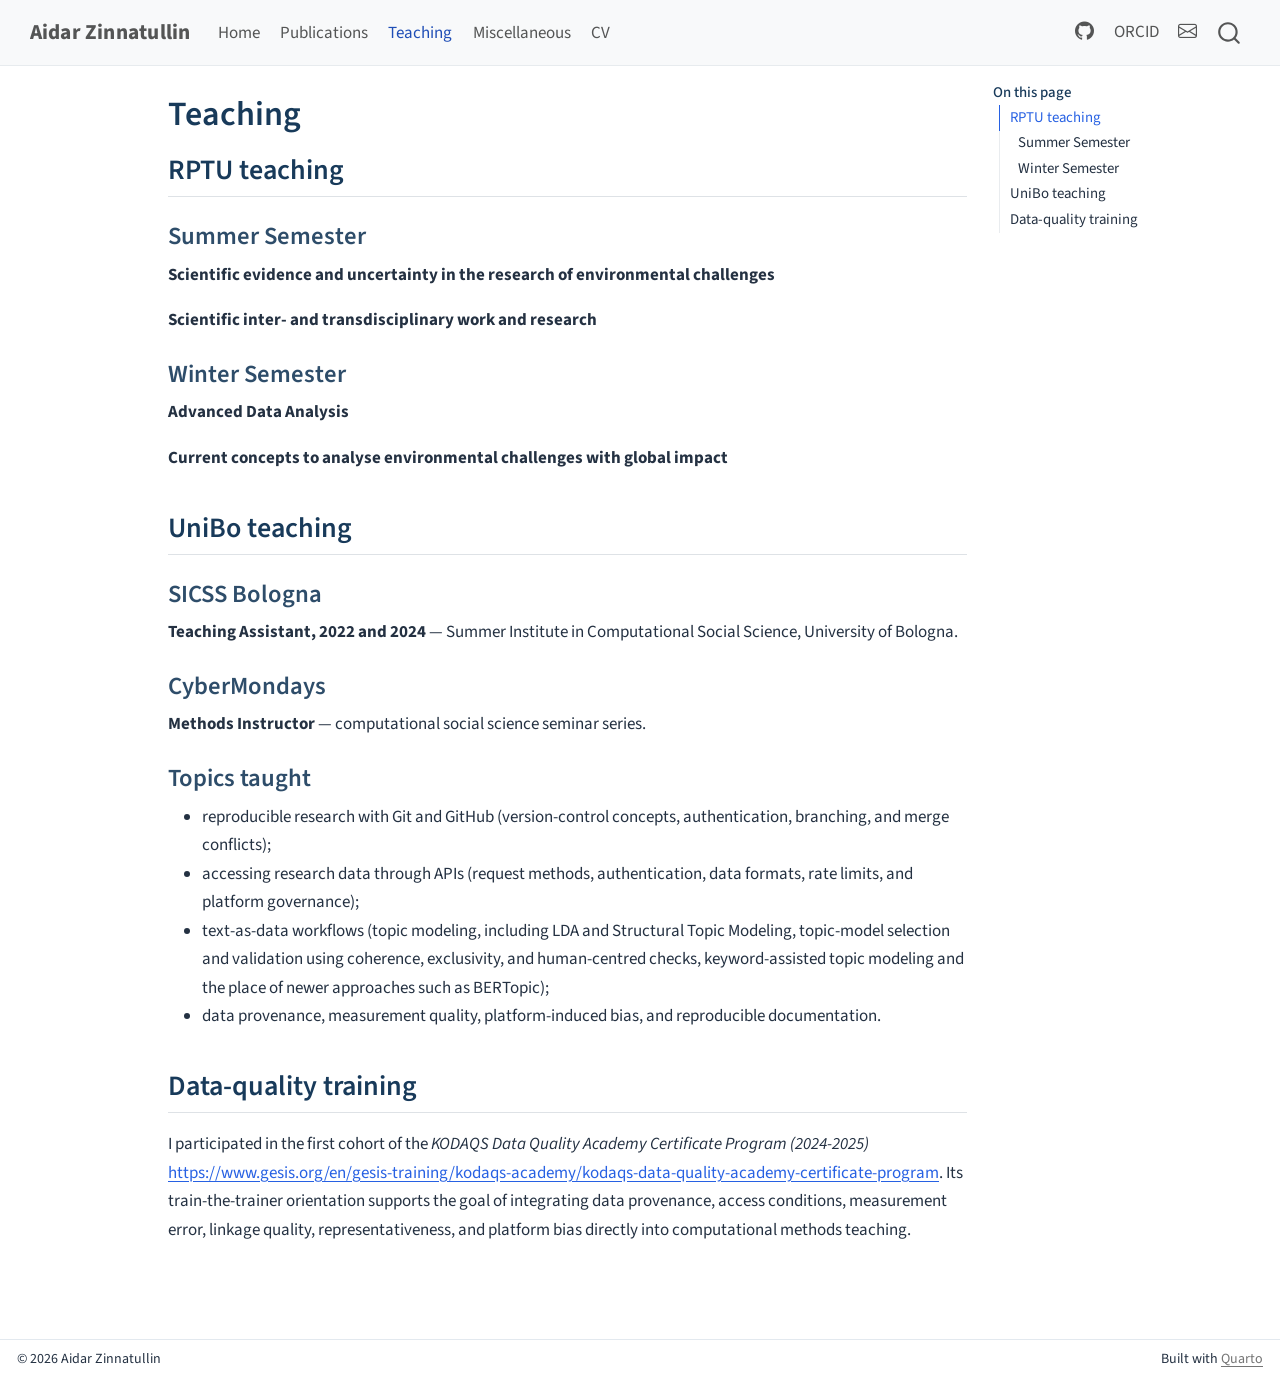
<file: docs/teaching.html>
<!DOCTYPE html>
<html xmlns="http://www.w3.org/1999/xhtml" lang="en" xml:lang="en"><head>

<meta charset="utf-8">
<meta name="generator" content="quarto-1.6.39">

<meta name="viewport" content="width=device-width, initial-scale=1.0, user-scalable=yes">


<title>Teaching – Aidar Zinnatullin</title>
<style>
code{white-space: pre-wrap;}
span.smallcaps{font-variant: small-caps;}
div.columns{display: flex; gap: min(4vw, 1.5em);}
div.column{flex: auto; overflow-x: auto;}
div.hanging-indent{margin-left: 1.5em; text-indent: -1.5em;}
ul.task-list{list-style: none;}
ul.task-list li input[type="checkbox"] {
  width: 0.8em;
  margin: 0 0.8em 0.2em -1em; /* quarto-specific, see https://github.com/quarto-dev/quarto-cli/issues/4556 */ 
  vertical-align: middle;
}
</style>


<script src="site_libs/quarto-nav/quarto-nav.js"></script>
<script src="site_libs/clipboard/clipboard.min.js"></script>
<script src="site_libs/quarto-search/autocomplete.umd.js"></script>
<script src="site_libs/quarto-search/fuse.min.js"></script>
<script src="site_libs/quarto-search/quarto-search.js"></script>
<meta name="quarto:offset" content="./">
<link href="./profile-placeholder.svg" rel="icon" type="image/svg+xml">
<script src="site_libs/quarto-html/quarto.js"></script>
<script src="site_libs/quarto-html/popper.min.js"></script>
<script src="site_libs/quarto-html/tippy.umd.min.js"></script>
<script src="site_libs/quarto-html/anchor.min.js"></script>
<link href="site_libs/quarto-html/tippy.css" rel="stylesheet">
<link href="site_libs/quarto-html/quarto-syntax-highlighting-e26003cea8cd680ca0c55a263523d882.css" rel="stylesheet" id="quarto-text-highlighting-styles">
<script src="site_libs/bootstrap/bootstrap.min.js"></script>
<link href="site_libs/bootstrap/bootstrap-icons.css" rel="stylesheet">
<link href="site_libs/bootstrap/bootstrap-09537c9ecba8558085948e1b802a414a.min.css" rel="stylesheet" append-hash="true" id="quarto-bootstrap" data-mode="light">
<script id="quarto-search-options" type="application/json">{
  "location": "navbar",
  "copy-button": false,
  "collapse-after": 3,
  "panel-placement": "end",
  "type": "overlay",
  "limit": 50,
  "keyboard-shortcut": [
    "f",
    "/",
    "s"
  ],
  "show-item-context": false,
  "language": {
    "search-no-results-text": "No results",
    "search-matching-documents-text": "matching documents",
    "search-copy-link-title": "Copy link to search",
    "search-hide-matches-text": "Hide additional matches",
    "search-more-match-text": "more match in this document",
    "search-more-matches-text": "more matches in this document",
    "search-clear-button-title": "Clear",
    "search-text-placeholder": "",
    "search-detached-cancel-button-title": "Cancel",
    "search-submit-button-title": "Submit",
    "search-label": "Search"
  }
}</script>
<style>html{ scroll-behavior: smooth; }</style>


<link rel="stylesheet" href="styles.css">
</head>

<body class="nav-fixed">

<div id="quarto-search-results"></div>
  <header id="quarto-header" class="headroom fixed-top">
    <nav class="navbar navbar-expand-lg " data-bs-theme="dark">
      <div class="navbar-container container-fluid">
      <div class="navbar-brand-container mx-auto">
    <a class="navbar-brand" href="./index.html">
    <span class="navbar-title">Aidar Zinnatullin</span>
    </a>
  </div>
            <div id="quarto-search" class="" title="Search"></div>
          <button class="navbar-toggler" type="button" data-bs-toggle="collapse" data-bs-target="#navbarCollapse" aria-controls="navbarCollapse" role="menu" aria-expanded="false" aria-label="Toggle navigation" onclick="if (window.quartoToggleHeadroom) { window.quartoToggleHeadroom(); }">
  <span class="navbar-toggler-icon"></span>
</button>
          <div class="collapse navbar-collapse" id="navbarCollapse">
            <ul class="navbar-nav navbar-nav-scroll me-auto">
  <li class="nav-item">
    <a class="nav-link" href="./index.html"> 
<span class="menu-text">Home</span></a>
  </li>  
  <li class="nav-item">
    <a class="nav-link" href="./publications.html"> 
<span class="menu-text">Publications</span></a>
  </li>  
  <li class="nav-item">
    <a class="nav-link active" href="./teaching.html" aria-current="page"> 
<span class="menu-text">Teaching</span></a>
  </li>  
  <li class="nav-item">
    <a class="nav-link" href="./miscellaneous.html"> 
<span class="menu-text">Miscellaneous</span></a>
  </li>  
  <li class="nav-item">
    <a class="nav-link" href="./CV.pdf"> 
<span class="menu-text">CV</span></a>
  </li>  
</ul>
            <ul class="navbar-nav navbar-nav-scroll ms-auto">
  <li class="nav-item compact">
    <a class="nav-link" href="https://github.com/aidar-zinnatullin"> <i class="bi bi-github" role="img" aria-label="GitHub">
</i> 
<span class="menu-text"></span></a>
  </li>  
  <li class="nav-item">
    <a class="nav-link" href="https://orcid.org/0000-0001-9465-044X"> 
<span class="menu-text">ORCID</span></a>
  </li>  
  <li class="nav-item compact">
    <a class="nav-link" href="mailto:aidar.zinnatullin@rptu.de"> <i class="bi bi-envelope" role="img" aria-label="Email">
</i> 
<span class="menu-text"></span></a>
  </li>  
</ul>
          </div> <!-- /navcollapse -->
            <div class="quarto-navbar-tools">
</div>
      </div> <!-- /container-fluid -->
    </nav>
</header>
<!-- content -->
<div id="quarto-content" class="quarto-container page-columns page-rows-contents page-layout-article page-navbar">
<!-- sidebar -->
<!-- margin-sidebar -->
    <div id="quarto-margin-sidebar" class="sidebar margin-sidebar">
        <nav id="TOC" role="doc-toc" class="toc-active">
    <h2 id="toc-title">On this page</h2>
   
  <ul>
  <li><a href="#rptu-teaching" id="toc-rptu-teaching" class="nav-link active" data-scroll-target="#rptu-teaching">RPTU teaching</a>
  <ul class="collapse">
  <li><a href="#summer-semester" id="toc-summer-semester" class="nav-link" data-scroll-target="#summer-semester">Summer Semester</a></li>
  <li><a href="#winter-semester" id="toc-winter-semester" class="nav-link" data-scroll-target="#winter-semester">Winter Semester</a></li>
  </ul></li>
  <li><a href="#unibo-teaching" id="toc-unibo-teaching" class="nav-link" data-scroll-target="#unibo-teaching">UniBo teaching</a>
  <ul class="collapse">
  <li><a href="#sicss-bologna" id="toc-sicss-bologna" class="nav-link" data-scroll-target="#sicss-bologna">SICSS Bologna</a></li>
  <li><a href="#cybermondays" id="toc-cybermondays" class="nav-link" data-scroll-target="#cybermondays">CyberMondays</a></li>
  <li><a href="#topics-taught" id="toc-topics-taught" class="nav-link" data-scroll-target="#topics-taught">Topics taught</a></li>
  </ul></li>
  <li><a href="#data-quality-training" id="toc-data-quality-training" class="nav-link" data-scroll-target="#data-quality-training">Data-quality training</a></li>
  </ul>
</nav>
    </div>
<!-- main -->
<main class="content" id="quarto-document-content">

<header id="title-block-header" class="quarto-title-block default">
<div class="quarto-title">
<h1 class="title">Teaching</h1>
</div>



<div class="quarto-title-meta">

    
  
    
  </div>
  


</header>


<section id="rptu-teaching" class="level2">
<h2 class="anchored" data-anchor-id="rptu-teaching">RPTU teaching</h2>
<section id="summer-semester" class="level3">
<h3 class="anchored" data-anchor-id="summer-semester">Summer Semester</h3>
<p><strong>Scientific evidence and uncertainty in the research of environmental challenges</strong></p>
<p><strong>Scientific inter- and transdisciplinary work and research</strong></p>
</section>
<section id="winter-semester" class="level3">
<h3 class="anchored" data-anchor-id="winter-semester">Winter Semester</h3>
<p><strong>Advanced Data Analysis</strong></p>
<p><strong>Current concepts to analyse environmental challenges with global impact</strong></p>
</section>
</section>
<section id="unibo-teaching" class="level2">
<h2 class="anchored" data-anchor-id="unibo-teaching">UniBo teaching</h2>
<section id="sicss-bologna" class="level3">
<h3 class="anchored" data-anchor-id="sicss-bologna">SICSS Bologna</h3>
<p><strong>Teaching Assistant, 2022 and 2024</strong> — Summer Institute in Computational Social Science, University of Bologna.</p>
</section>
<section id="cybermondays" class="level3">
<h3 class="anchored" data-anchor-id="cybermondays">CyberMondays</h3>
<p><strong>Methods Instructor</strong> — computational social science seminar series.</p>
</section>
<section id="topics-taught" class="level3">
<h3 class="anchored" data-anchor-id="topics-taught">Topics taught</h3>
<ul>
<li>reproducible research with Git and GitHub (version-control concepts, authentication, branching, and merge conflicts);</li>
<li>accessing research data through APIs (request methods, authentication, data formats, rate limits, and platform governance);</li>
<li>text-as-data workflows (topic modeling, including LDA and Structural Topic Modeling, topic-model selection and validation using coherence, exclusivity, and human-centred checks, keyword-assisted topic modeling and the place of newer approaches such as BERTopic);</li>
<li>data provenance, measurement quality, platform-induced bias, and reproducible documentation.</li>
</ul>
</section>
</section>
<section id="data-quality-training" class="level2">
<h2 class="anchored" data-anchor-id="data-quality-training">Data-quality training</h2>
<p>I participated in the first cohort of the <em>KODAQS Data Quality Academy Certificate Program (2024-2025)</em> <a href="https://www.gesis.org/en/gesis-training/kodaqs-academy/kodaqs-data-quality-academy-certificate-program" class="uri">https://www.gesis.org/en/gesis-training/kodaqs-academy/kodaqs-data-quality-academy-certificate-program</a>. Its train-the-trainer orientation supports the goal of integrating data provenance, access conditions, measurement error, linkage quality, representativeness, and platform bias directly into computational methods teaching.</p>


</section>

<a onclick="window.scrollTo(0, 0); return false;" role="button" id="quarto-back-to-top"><i class="bi bi-arrow-up"></i> Back to top</a></main> <!-- /main -->
<script id="quarto-html-after-body" type="application/javascript">
window.document.addEventListener("DOMContentLoaded", function (event) {
  const toggleBodyColorMode = (bsSheetEl) => {
    const mode = bsSheetEl.getAttribute("data-mode");
    const bodyEl = window.document.querySelector("body");
    if (mode === "dark") {
      bodyEl.classList.add("quarto-dark");
      bodyEl.classList.remove("quarto-light");
    } else {
      bodyEl.classList.add("quarto-light");
      bodyEl.classList.remove("quarto-dark");
    }
  }
  const toggleBodyColorPrimary = () => {
    const bsSheetEl = window.document.querySelector("link#quarto-bootstrap");
    if (bsSheetEl) {
      toggleBodyColorMode(bsSheetEl);
    }
  }
  toggleBodyColorPrimary();  
  const icon = "";
  const anchorJS = new window.AnchorJS();
  anchorJS.options = {
    placement: 'right',
    icon: icon
  };
  anchorJS.add('.anchored');
  const isCodeAnnotation = (el) => {
    for (const clz of el.classList) {
      if (clz.startsWith('code-annotation-')) {                     
        return true;
      }
    }
    return false;
  }
  const onCopySuccess = function(e) {
    // button target
    const button = e.trigger;
    // don't keep focus
    button.blur();
    // flash "checked"
    button.classList.add('code-copy-button-checked');
    var currentTitle = button.getAttribute("title");
    button.setAttribute("title", "Copied!");
    let tooltip;
    if (window.bootstrap) {
      button.setAttribute("data-bs-toggle", "tooltip");
      button.setAttribute("data-bs-placement", "left");
      button.setAttribute("data-bs-title", "Copied!");
      tooltip = new bootstrap.Tooltip(button, 
        { trigger: "manual", 
          customClass: "code-copy-button-tooltip",
          offset: [0, -8]});
      tooltip.show();    
    }
    setTimeout(function() {
      if (tooltip) {
        tooltip.hide();
        button.removeAttribute("data-bs-title");
        button.removeAttribute("data-bs-toggle");
        button.removeAttribute("data-bs-placement");
      }
      button.setAttribute("title", currentTitle);
      button.classList.remove('code-copy-button-checked');
    }, 1000);
    // clear code selection
    e.clearSelection();
  }
  const getTextToCopy = function(trigger) {
      const codeEl = trigger.previousElementSibling.cloneNode(true);
      for (const childEl of codeEl.children) {
        if (isCodeAnnotation(childEl)) {
          childEl.remove();
        }
      }
      return codeEl.innerText;
  }
  const clipboard = new window.ClipboardJS('.code-copy-button:not([data-in-quarto-modal])', {
    text: getTextToCopy
  });
  clipboard.on('success', onCopySuccess);
  if (window.document.getElementById('quarto-embedded-source-code-modal')) {
    const clipboardModal = new window.ClipboardJS('.code-copy-button[data-in-quarto-modal]', {
      text: getTextToCopy,
      container: window.document.getElementById('quarto-embedded-source-code-modal')
    });
    clipboardModal.on('success', onCopySuccess);
  }
    var localhostRegex = new RegExp(/^(?:http|https):\/\/localhost\:?[0-9]*\//);
    var mailtoRegex = new RegExp(/^mailto:/);
      var filterRegex = new RegExp("https:\/\/aidar-zinnatullin\.github\.io\/");
    var isInternal = (href) => {
        return filterRegex.test(href) || localhostRegex.test(href) || mailtoRegex.test(href);
    }
    // Inspect non-navigation links and adorn them if external
 	var links = window.document.querySelectorAll('a[href]:not(.nav-link):not(.navbar-brand):not(.toc-action):not(.sidebar-link):not(.sidebar-item-toggle):not(.pagination-link):not(.no-external):not([aria-hidden]):not(.dropdown-item):not(.quarto-navigation-tool):not(.about-link)');
    for (var i=0; i<links.length; i++) {
      const link = links[i];
      if (!isInternal(link.href)) {
        // undo the damage that might have been done by quarto-nav.js in the case of
        // links that we want to consider external
        if (link.dataset.originalHref !== undefined) {
          link.href = link.dataset.originalHref;
        }
          // target, if specified
          link.setAttribute("target", "_blank");
          if (link.getAttribute("rel") === null) {
            link.setAttribute("rel", "noopener");
          }
      }
    }
  function tippyHover(el, contentFn, onTriggerFn, onUntriggerFn) {
    const config = {
      allowHTML: true,
      maxWidth: 500,
      delay: 100,
      arrow: false,
      appendTo: function(el) {
          return el.parentElement;
      },
      interactive: true,
      interactiveBorder: 10,
      theme: 'quarto',
      placement: 'bottom-start',
    };
    if (contentFn) {
      config.content = contentFn;
    }
    if (onTriggerFn) {
      config.onTrigger = onTriggerFn;
    }
    if (onUntriggerFn) {
      config.onUntrigger = onUntriggerFn;
    }
    window.tippy(el, config); 
  }
  const noterefs = window.document.querySelectorAll('a[role="doc-noteref"]');
  for (var i=0; i<noterefs.length; i++) {
    const ref = noterefs[i];
    tippyHover(ref, function() {
      // use id or data attribute instead here
      let href = ref.getAttribute('data-footnote-href') || ref.getAttribute('href');
      try { href = new URL(href).hash; } catch {}
      const id = href.replace(/^#\/?/, "");
      const note = window.document.getElementById(id);
      if (note) {
        return note.innerHTML;
      } else {
        return "";
      }
    });
  }
  const xrefs = window.document.querySelectorAll('a.quarto-xref');
  const processXRef = (id, note) => {
    // Strip column container classes
    const stripColumnClz = (el) => {
      el.classList.remove("page-full", "page-columns");
      if (el.children) {
        for (const child of el.children) {
          stripColumnClz(child);
        }
      }
    }
    stripColumnClz(note)
    if (id === null || id.startsWith('sec-')) {
      // Special case sections, only their first couple elements
      const container = document.createElement("div");
      if (note.children && note.children.length > 2) {
        container.appendChild(note.children[0].cloneNode(true));
        for (let i = 1; i < note.children.length; i++) {
          const child = note.children[i];
          if (child.tagName === "P" && child.innerText === "") {
            continue;
          } else {
            container.appendChild(child.cloneNode(true));
            break;
          }
        }
        if (window.Quarto?.typesetMath) {
          window.Quarto.typesetMath(container);
        }
        return container.innerHTML
      } else {
        if (window.Quarto?.typesetMath) {
          window.Quarto.typesetMath(note);
        }
        return note.innerHTML;
      }
    } else {
      // Remove any anchor links if they are present
      const anchorLink = note.querySelector('a.anchorjs-link');
      if (anchorLink) {
        anchorLink.remove();
      }
      if (window.Quarto?.typesetMath) {
        window.Quarto.typesetMath(note);
      }
      if (note.classList.contains("callout")) {
        return note.outerHTML;
      } else {
        return note.innerHTML;
      }
    }
  }
  for (var i=0; i<xrefs.length; i++) {
    const xref = xrefs[i];
    tippyHover(xref, undefined, function(instance) {
      instance.disable();
      let url = xref.getAttribute('href');
      let hash = undefined; 
      if (url.startsWith('#')) {
        hash = url;
      } else {
        try { hash = new URL(url).hash; } catch {}
      }
      if (hash) {
        const id = hash.replace(/^#\/?/, "");
        const note = window.document.getElementById(id);
        if (note !== null) {
          try {
            const html = processXRef(id, note.cloneNode(true));
            instance.setContent(html);
          } finally {
            instance.enable();
            instance.show();
          }
        } else {
          // See if we can fetch this
          fetch(url.split('#')[0])
          .then(res => res.text())
          .then(html => {
            const parser = new DOMParser();
            const htmlDoc = parser.parseFromString(html, "text/html");
            const note = htmlDoc.getElementById(id);
            if (note !== null) {
              const html = processXRef(id, note);
              instance.setContent(html);
            } 
          }).finally(() => {
            instance.enable();
            instance.show();
          });
        }
      } else {
        // See if we can fetch a full url (with no hash to target)
        // This is a special case and we should probably do some content thinning / targeting
        fetch(url)
        .then(res => res.text())
        .then(html => {
          const parser = new DOMParser();
          const htmlDoc = parser.parseFromString(html, "text/html");
          const note = htmlDoc.querySelector('main.content');
          if (note !== null) {
            // This should only happen for chapter cross references
            // (since there is no id in the URL)
            // remove the first header
            if (note.children.length > 0 && note.children[0].tagName === "HEADER") {
              note.children[0].remove();
            }
            const html = processXRef(null, note);
            instance.setContent(html);
          } 
        }).finally(() => {
          instance.enable();
          instance.show();
        });
      }
    }, function(instance) {
    });
  }
      let selectedAnnoteEl;
      const selectorForAnnotation = ( cell, annotation) => {
        let cellAttr = 'data-code-cell="' + cell + '"';
        let lineAttr = 'data-code-annotation="' +  annotation + '"';
        const selector = 'span[' + cellAttr + '][' + lineAttr + ']';
        return selector;
      }
      const selectCodeLines = (annoteEl) => {
        const doc = window.document;
        const targetCell = annoteEl.getAttribute("data-target-cell");
        const targetAnnotation = annoteEl.getAttribute("data-target-annotation");
        const annoteSpan = window.document.querySelector(selectorForAnnotation(targetCell, targetAnnotation));
        const lines = annoteSpan.getAttribute("data-code-lines").split(",");
        const lineIds = lines.map((line) => {
          return targetCell + "-" + line;
        })
        let top = null;
        let height = null;
        let parent = null;
        if (lineIds.length > 0) {
            //compute the position of the single el (top and bottom and make a div)
            const el = window.document.getElementById(lineIds[0]);
            top = el.offsetTop;
            height = el.offsetHeight;
            parent = el.parentElement.parentElement;
          if (lineIds.length > 1) {
            const lastEl = window.document.getElementById(lineIds[lineIds.length - 1]);
            const bottom = lastEl.offsetTop + lastEl.offsetHeight;
            height = bottom - top;
          }
          if (top !== null && height !== null && parent !== null) {
            // cook up a div (if necessary) and position it 
            let div = window.document.getElementById("code-annotation-line-highlight");
            if (div === null) {
              div = window.document.createElement("div");
              div.setAttribute("id", "code-annotation-line-highlight");
              div.style.position = 'absolute';
              parent.appendChild(div);
            }
            div.style.top = top - 2 + "px";
            div.style.height = height + 4 + "px";
            div.style.left = 0;
            let gutterDiv = window.document.getElementById("code-annotation-line-highlight-gutter");
            if (gutterDiv === null) {
              gutterDiv = window.document.createElement("div");
              gutterDiv.setAttribute("id", "code-annotation-line-highlight-gutter");
              gutterDiv.style.position = 'absolute';
              const codeCell = window.document.getElementById(targetCell);
              const gutter = codeCell.querySelector('.code-annotation-gutter');
              gutter.appendChild(gutterDiv);
            }
            gutterDiv.style.top = top - 2 + "px";
            gutterDiv.style.height = height + 4 + "px";
          }
          selectedAnnoteEl = annoteEl;
        }
      };
      const unselectCodeLines = () => {
        const elementsIds = ["code-annotation-line-highlight", "code-annotation-line-highlight-gutter"];
        elementsIds.forEach((elId) => {
          const div = window.document.getElementById(elId);
          if (div) {
            div.remove();
          }
        });
        selectedAnnoteEl = undefined;
      };
        // Handle positioning of the toggle
    window.addEventListener(
      "resize",
      throttle(() => {
        elRect = undefined;
        if (selectedAnnoteEl) {
          selectCodeLines(selectedAnnoteEl);
        }
      }, 10)
    );
    function throttle(fn, ms) {
    let throttle = false;
    let timer;
      return (...args) => {
        if(!throttle) { // first call gets through
            fn.apply(this, args);
            throttle = true;
        } else { // all the others get throttled
            if(timer) clearTimeout(timer); // cancel #2
            timer = setTimeout(() => {
              fn.apply(this, args);
              timer = throttle = false;
            }, ms);
        }
      };
    }
      // Attach click handler to the DT
      const annoteDls = window.document.querySelectorAll('dt[data-target-cell]');
      for (const annoteDlNode of annoteDls) {
        annoteDlNode.addEventListener('click', (event) => {
          const clickedEl = event.target;
          if (clickedEl !== selectedAnnoteEl) {
            unselectCodeLines();
            const activeEl = window.document.querySelector('dt[data-target-cell].code-annotation-active');
            if (activeEl) {
              activeEl.classList.remove('code-annotation-active');
            }
            selectCodeLines(clickedEl);
            clickedEl.classList.add('code-annotation-active');
          } else {
            // Unselect the line
            unselectCodeLines();
            clickedEl.classList.remove('code-annotation-active');
          }
        });
      }
  const findCites = (el) => {
    const parentEl = el.parentElement;
    if (parentEl) {
      const cites = parentEl.dataset.cites;
      if (cites) {
        return {
          el,
          cites: cites.split(' ')
        };
      } else {
        return findCites(el.parentElement)
      }
    } else {
      return undefined;
    }
  };
  var bibliorefs = window.document.querySelectorAll('a[role="doc-biblioref"]');
  for (var i=0; i<bibliorefs.length; i++) {
    const ref = bibliorefs[i];
    const citeInfo = findCites(ref);
    if (citeInfo) {
      tippyHover(citeInfo.el, function() {
        var popup = window.document.createElement('div');
        citeInfo.cites.forEach(function(cite) {
          var citeDiv = window.document.createElement('div');
          citeDiv.classList.add('hanging-indent');
          citeDiv.classList.add('csl-entry');
          var biblioDiv = window.document.getElementById('ref-' + cite);
          if (biblioDiv) {
            citeDiv.innerHTML = biblioDiv.innerHTML;
          }
          popup.appendChild(citeDiv);
        });
        return popup.innerHTML;
      });
    }
  }
});
</script>
</div> <!-- /content -->
<footer class="footer">
  <div class="nav-footer">
    <div class="nav-footer-left">
<p>© 2026 Aidar Zinnatullin</p>
</div>   
    <div class="nav-footer-center">
      &nbsp;
    </div>
    <div class="nav-footer-right">
<p>Built with <a href="https://quarto.org/">Quarto</a></p>
</div>
  </div>
</footer>




<script src="site_libs/quarto-html/zenscroll-min.js"></script>
</body></html>
</file>
<file: docs/site_libs/quarto-html/tippy.css>
.tippy-box[data-animation=fade][data-state=hidden]{opacity:0}[data-tippy-root]{max-width:calc(100vw - 10px)}.tippy-box{position:relative;background-color:#333;color:#fff;border-radius:4px;font-size:14px;line-height:1.4;white-space:normal;outline:0;transition-property:transform,visibility,opacity}.tippy-box[data-placement^=top]>.tippy-arrow{bottom:0}.tippy-box[data-placement^=top]>.tippy-arrow:before{bottom:-7px;left:0;border-width:8px 8px 0;border-top-color:initial;transform-origin:center top}.tippy-box[data-placement^=bottom]>.tippy-arrow{top:0}.tippy-box[data-placement^=bottom]>.tippy-arrow:before{top:-7px;left:0;border-width:0 8px 8px;border-bottom-color:initial;transform-origin:center bottom}.tippy-box[data-placement^=left]>.tippy-arrow{right:0}.tippy-box[data-placement^=left]>.tippy-arrow:before{border-width:8px 0 8px 8px;border-left-color:initial;right:-7px;transform-origin:center left}.tippy-box[data-placement^=right]>.tippy-arrow{left:0}.tippy-box[data-placement^=right]>.tippy-arrow:before{left:-7px;border-width:8px 8px 8px 0;border-right-color:initial;transform-origin:center right}.tippy-box[data-inertia][data-state=visible]{transition-timing-function:cubic-bezier(.54,1.5,.38,1.11)}.tippy-arrow{width:16px;height:16px;color:#333}.tippy-arrow:before{content:"";position:absolute;border-color:transparent;border-style:solid}.tippy-content{position:relative;padding:5px 9px;z-index:1}
</file>
<file: docs/site_libs/quarto-html/quarto-syntax-highlighting-e26003cea8cd680ca0c55a263523d882.css>
/* quarto syntax highlight colors */
:root {
  --quarto-hl-ot-color: #003B4F;
  --quarto-hl-at-color: #657422;
  --quarto-hl-ss-color: #20794D;
  --quarto-hl-an-color: #5E5E5E;
  --quarto-hl-fu-color: #4758AB;
  --quarto-hl-st-color: #20794D;
  --quarto-hl-cf-color: #003B4F;
  --quarto-hl-op-color: #5E5E5E;
  --quarto-hl-er-color: #AD0000;
  --quarto-hl-bn-color: #AD0000;
  --quarto-hl-al-color: #AD0000;
  --quarto-hl-va-color: #111111;
  --quarto-hl-bu-color: inherit;
  --quarto-hl-ex-color: inherit;
  --quarto-hl-pp-color: #AD0000;
  --quarto-hl-in-color: #5E5E5E;
  --quarto-hl-vs-color: #20794D;
  --quarto-hl-wa-color: #5E5E5E;
  --quarto-hl-do-color: #5E5E5E;
  --quarto-hl-im-color: #00769E;
  --quarto-hl-ch-color: #20794D;
  --quarto-hl-dt-color: #AD0000;
  --quarto-hl-fl-color: #AD0000;
  --quarto-hl-co-color: #5E5E5E;
  --quarto-hl-cv-color: #5E5E5E;
  --quarto-hl-cn-color: #8f5902;
  --quarto-hl-sc-color: #5E5E5E;
  --quarto-hl-dv-color: #AD0000;
  --quarto-hl-kw-color: #003B4F;
}

/* other quarto variables */
:root {
  --quarto-font-monospace: SFMono-Regular, Menlo, Monaco, Consolas, "Liberation Mono", "Courier New", monospace;
}

pre > code.sourceCode > span {
  color: #003B4F;
}

code span {
  color: #003B4F;
}

code.sourceCode > span {
  color: #003B4F;
}

div.sourceCode,
div.sourceCode pre.sourceCode {
  color: #003B4F;
}

code span.ot {
  color: #003B4F;
  font-style: inherit;
}

code span.at {
  color: #657422;
  font-style: inherit;
}

code span.ss {
  color: #20794D;
  font-style: inherit;
}

code span.an {
  color: #5E5E5E;
  font-style: inherit;
}

code span.fu {
  color: #4758AB;
  font-style: inherit;
}

code span.st {
  color: #20794D;
  font-style: inherit;
}

code span.cf {
  color: #003B4F;
  font-weight: bold;
  font-style: inherit;
}

code span.op {
  color: #5E5E5E;
  font-style: inherit;
}

code span.er {
  color: #AD0000;
  font-style: inherit;
}

code span.bn {
  color: #AD0000;
  font-style: inherit;
}

code span.al {
  color: #AD0000;
  font-style: inherit;
}

code span.va {
  color: #111111;
  font-style: inherit;
}

code span.bu {
  font-style: inherit;
}

code span.ex {
  font-style: inherit;
}

code span.pp {
  color: #AD0000;
  font-style: inherit;
}

code span.in {
  color: #5E5E5E;
  font-style: inherit;
}

code span.vs {
  color: #20794D;
  font-style: inherit;
}

code span.wa {
  color: #5E5E5E;
  font-style: italic;
}

code span.do {
  color: #5E5E5E;
  font-style: italic;
}

code span.im {
  color: #00769E;
  font-style: inherit;
}

code span.ch {
  color: #20794D;
  font-style: inherit;
}

code span.dt {
  color: #AD0000;
  font-style: inherit;
}

code span.fl {
  color: #AD0000;
  font-style: inherit;
}

code span.co {
  color: #5E5E5E;
  font-style: inherit;
}

code span.cv {
  color: #5E5E5E;
  font-style: italic;
}

code span.cn {
  color: #8f5902;
  font-style: inherit;
}

code span.sc {
  color: #5E5E5E;
  font-style: inherit;
}

code span.dv {
  color: #AD0000;
  font-style: inherit;
}

code span.kw {
  color: #003B4F;
  font-weight: bold;
  font-style: inherit;
}

.prevent-inlining {
  content: "</";
}

/*# sourceMappingURL=e90e9ab646ea9b1aaa61e089606e0f97.css.map */
</file>
<file: docs/styles.css>
:root {
  --az-navy: #183a5a;
  --az-blue: #2c6596;
  --az-teal: #167d78;
  --az-gold: #b7791f;
  --az-bg: #f5f8fb;
  --az-card: #ffffff;
  --az-border: #dce5ee;
  --az-text: #243142;
  --az-muted: #5f6c7b;
}

body {
  line-height: 1.68;
  color: var(--az-text);
}

.navbar {
  box-shadow: 0 1px 0 rgba(24, 58, 90, 0.10);
}

.navbar-brand {
  font-weight: 750;
  letter-spacing: 0.01em;
}

.about-entity .about-links .about-link {
  border-radius: 999px;
  padding: 0.38rem 0.82rem;
  background: #edf4fa;
  border: 1px solid #d8e6f2;
}

.about-entity .about-links .about-link:hover {
  background: #dfeefa;
  text-decoration: none;
}

.quarto-title-banner {
  background: linear-gradient(135deg, #f8fbfe 0%, #eef4f9 72%, #e6f2f1 100%);
}

h1, h2, h3 {
  color: var(--az-navy);
}

h2 {
  margin-top: 2.25rem;
}

p, li {
  color: var(--az-text);
}

.quarto-about-jolla .about-entity {
  gap: 1.6rem;
}

.quarto-about-jolla .about-entity img {
  box-shadow: 0 12px 36px rgba(24, 58, 90, 0.16);
  border: 4px solid white;
}

.status-row {
  display: flex;
  flex-wrap: wrap;
  gap: 0.55rem;
  margin: 1.25rem 0 1.75rem;
}

.status-pill,
.project-status {
  display: inline-block;
  padding: 0.38rem 0.76rem;
  border-radius: 999px;
  background: #e9f5f3;
  border: 1px solid #c8e4df;
  color: #135e5a;
  font-size: 0.9rem;
  font-weight: 650;
}

.project-status {
  margin-bottom: 1rem;
}

.card-grid {
  display: grid;
  grid-template-columns: repeat(3, minmax(0, 1fr));
  gap: 1rem;
  margin: 1rem 0 1.7rem;
}

.feature-card,
.highlight-card,
.course-card,
.process-step {
  background: var(--az-card);
  border: 1px solid var(--az-border);
  border-radius: 15px;
  padding: 1.15rem 1.2rem;
  box-shadow: 0 8px 26px rgba(24, 58, 90, 0.06);
}

.feature-card h3,
.highlight-card h3 {
  margin-top: 0;
}

.highlight-card {
  margin: 1rem 0;
  border-left: 5px solid var(--az-blue);
}

.course-card {
  margin: 0.8rem 0;
  border-left: 5px solid var(--az-teal);
}

.process-grid {
  display: grid;
  grid-template-columns: repeat(4, minmax(0, 1fr));
  gap: 0.8rem;
  margin: 1.15rem 0;
}

.process-step {
  padding: 1rem;
  background: var(--az-bg);
}

blockquote {
  border-left: 4px solid var(--az-blue);
  padding-left: 1rem;
  color: var(--az-muted);
}

.callout-note {
  border-left-color: var(--az-teal) !important;
}

.table, table {
  font-size: 0.97rem;
}

#title-block-header.quarto-title-block.default .quarto-title-meta {
  color: var(--az-muted);
}

.nav-footer {
  border-top: 1px solid #e3e9ef;
}

figcaption {
  color: var(--az-muted);
  font-size: 0.9rem;
}

@media (max-width: 900px) {
  .card-grid {
    grid-template-columns: 1fr;
  }
  .process-grid {
    grid-template-columns: repeat(2, minmax(0, 1fr));
  }
}

@media (max-width: 520px) {
  .process-grid {
    grid-template-columns: 1fr;
  }
}
</file>
